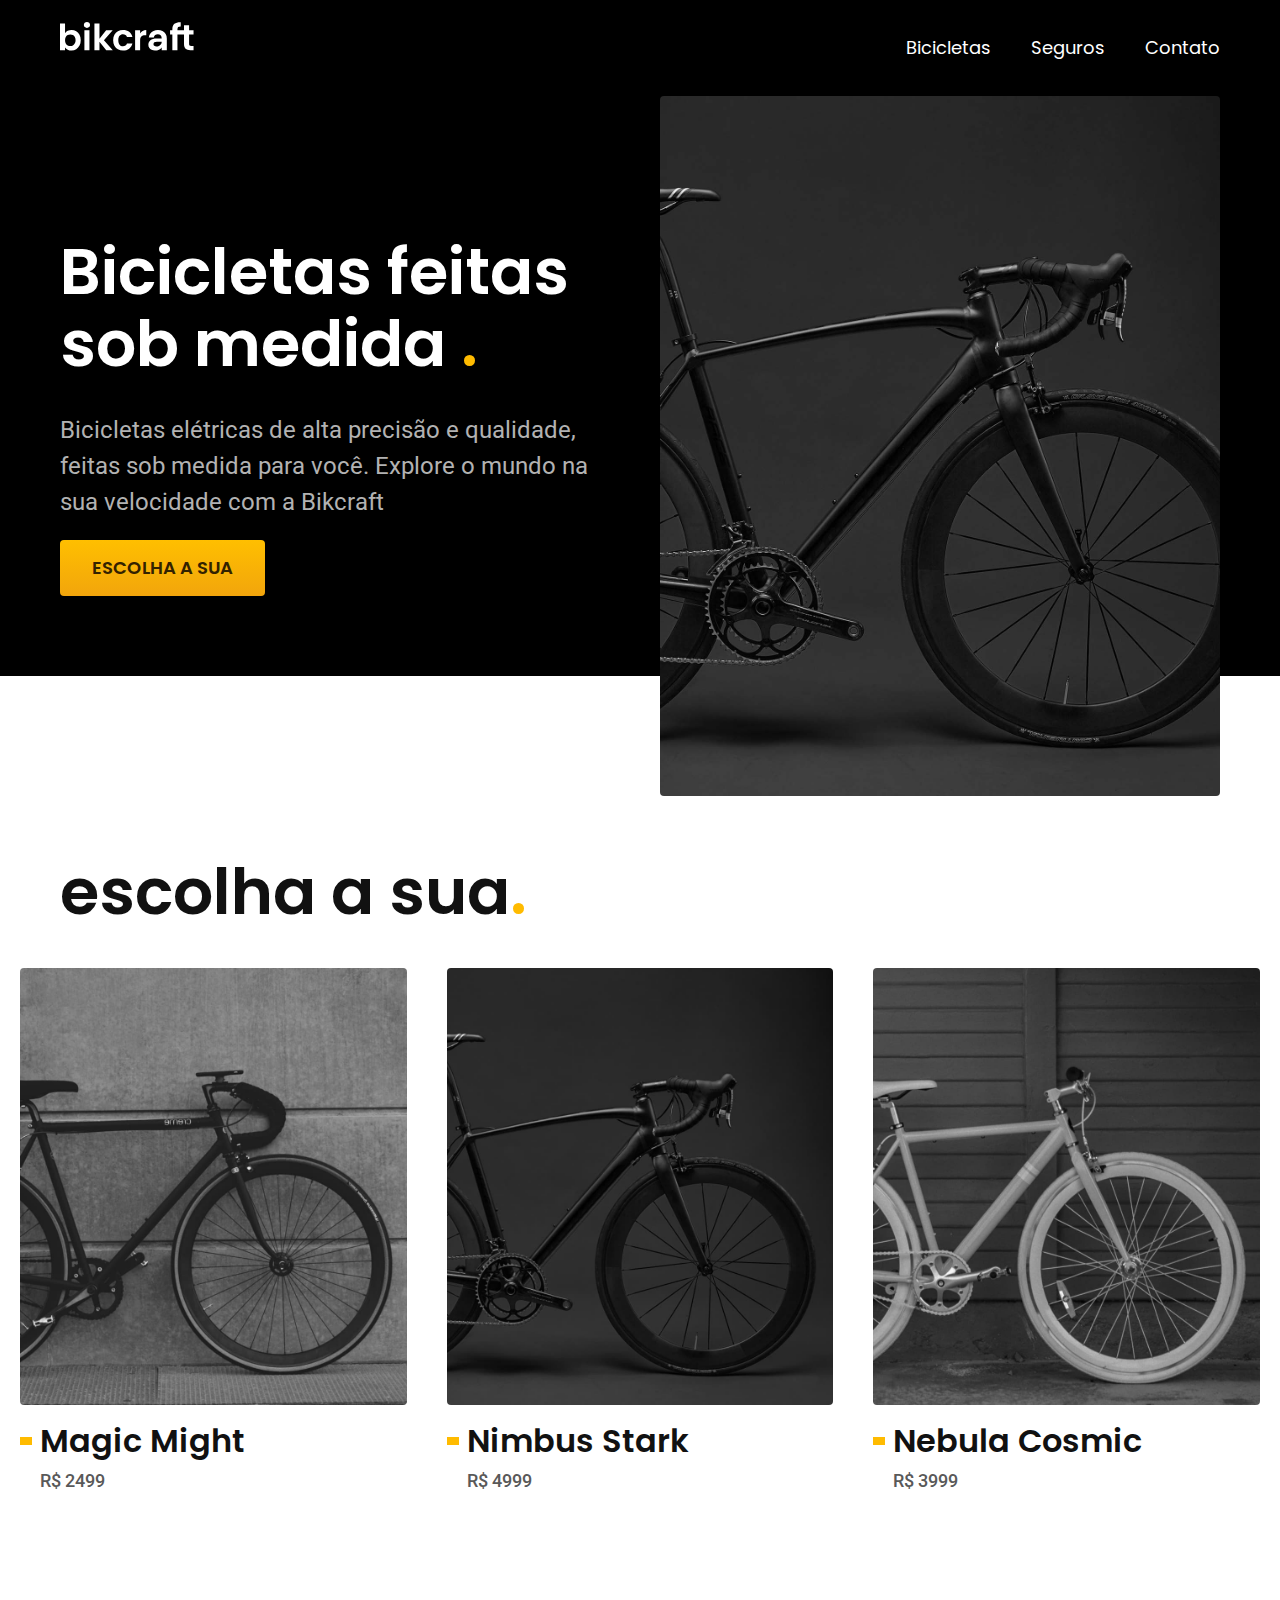
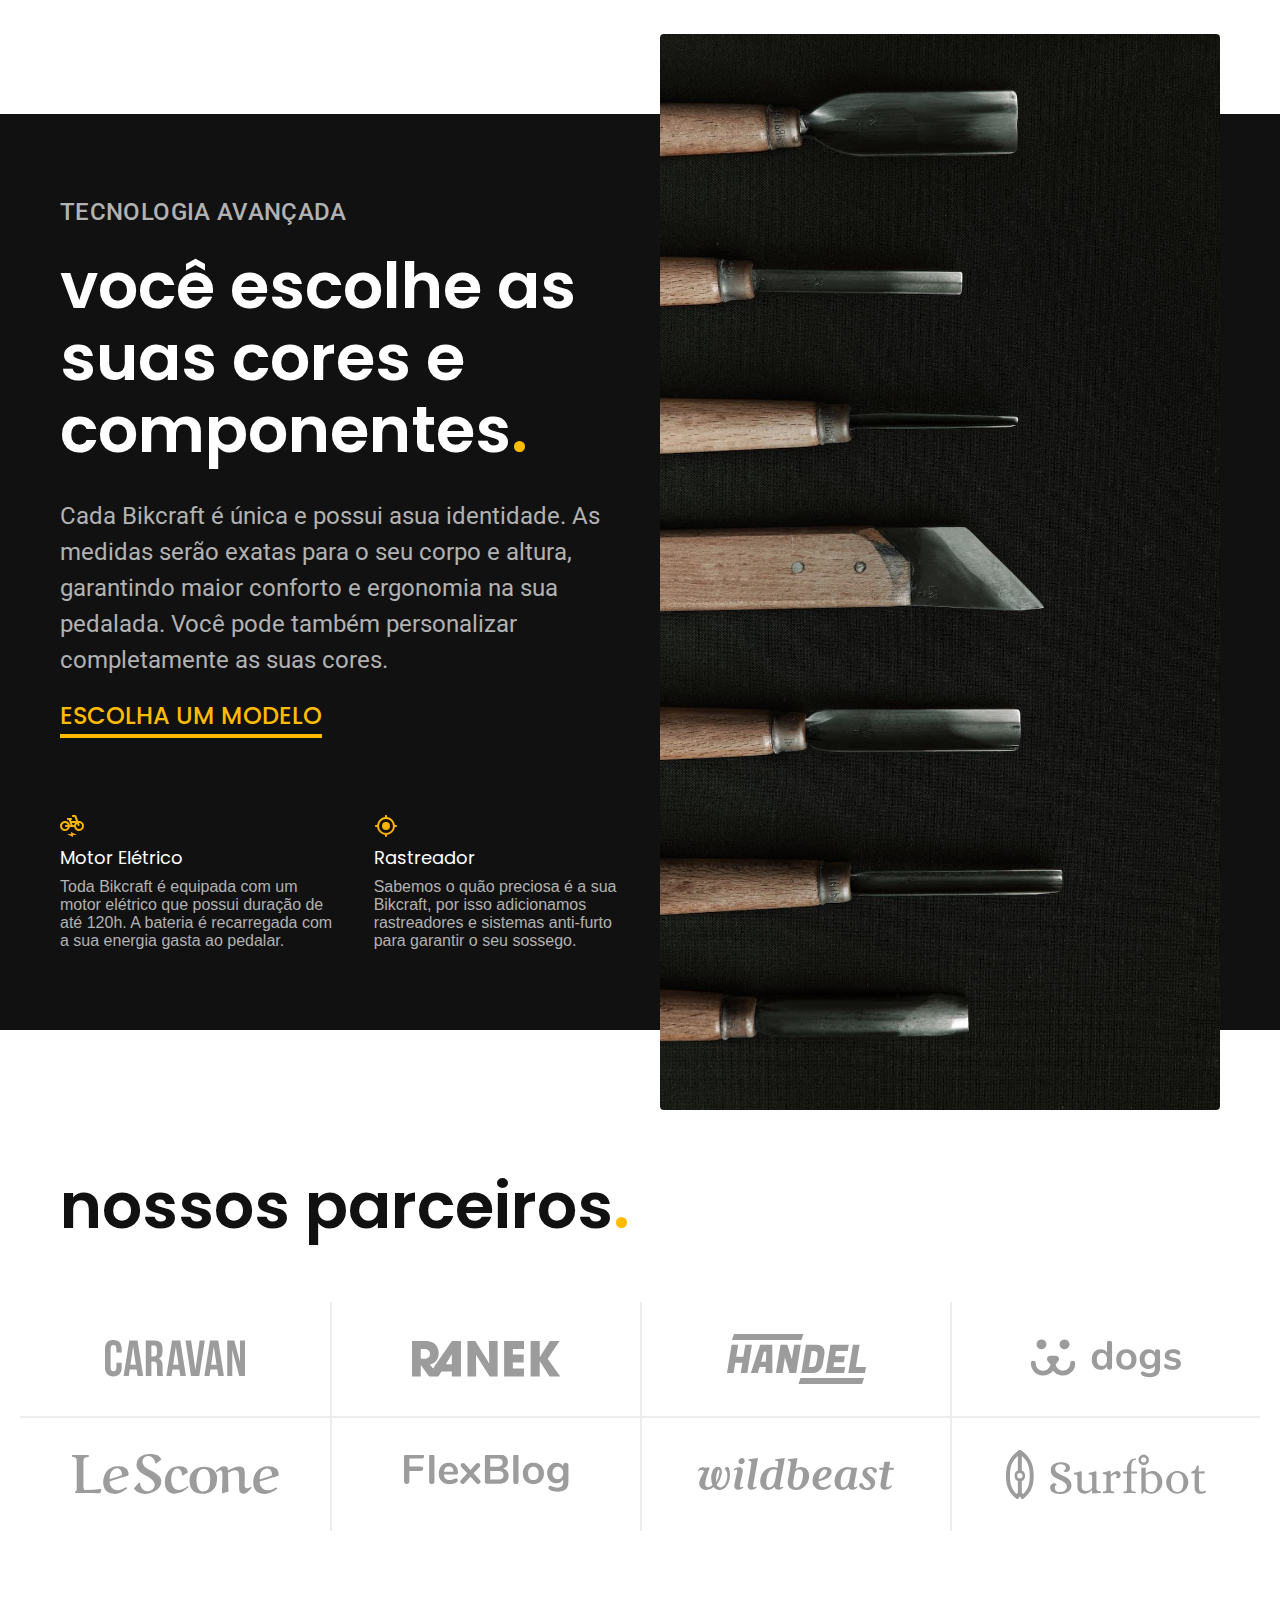
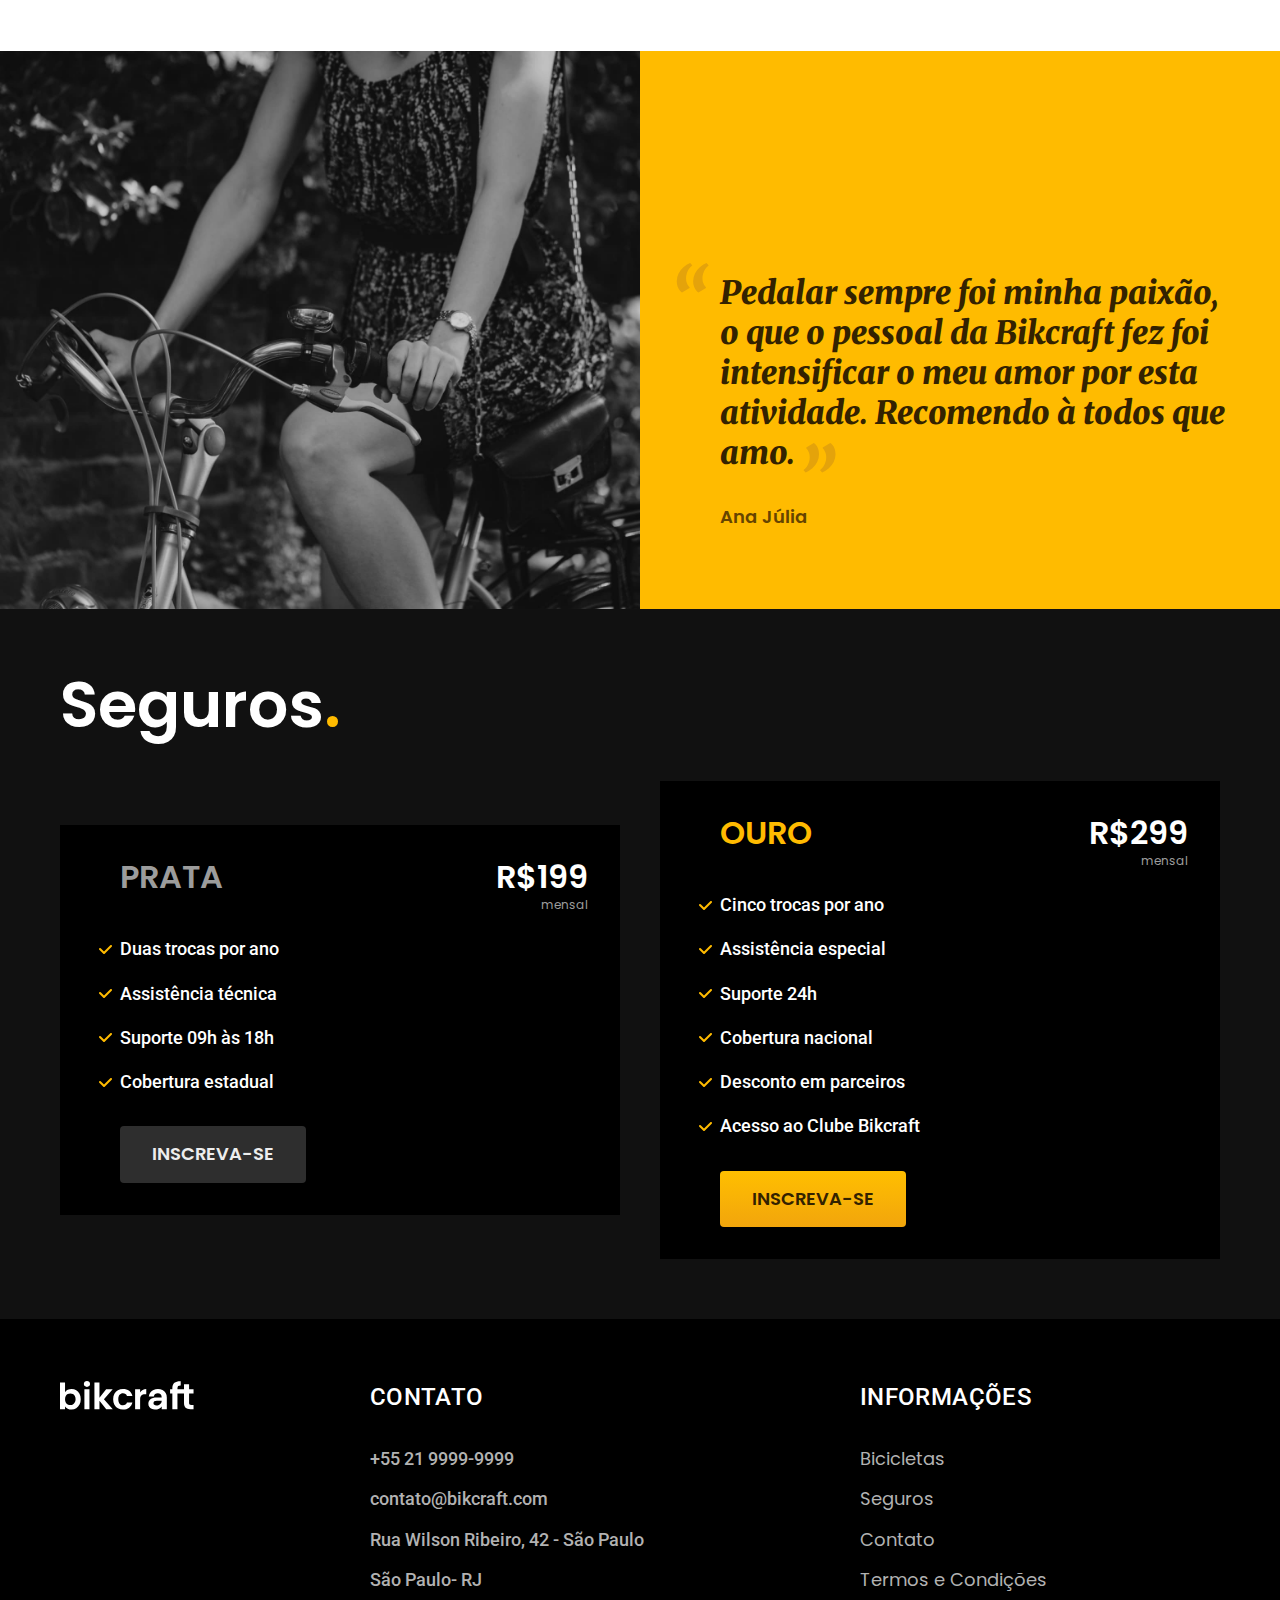
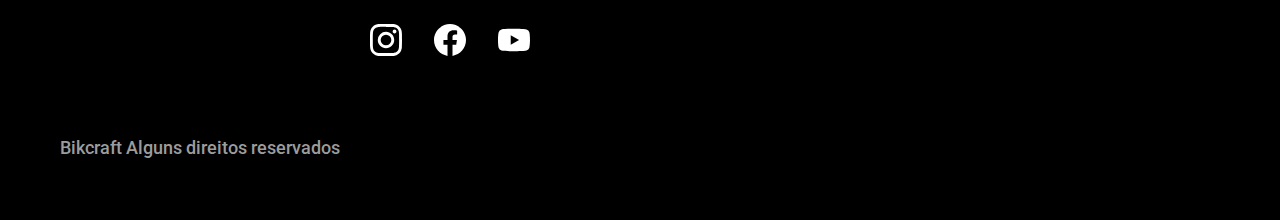
<file: index.html>
<!DOCTYPE html>
<html lang="pt-br">

<head>
    <meta charset="UTF-8">
    <meta name="viewport" content="width=device-width, initial-scale=1.0">
    <title>Bikcraft - Bicicletas Elétricas</title>
    <meta name="description"
        content="Bicicletas elétricas de alta precisão e qualidade,  feitas sob medida para o cliente. Explore o mundo na sua velocidade com a Bikcraft.">

    <link rel="preload" href="./css/style.css" as="style">
    <link rel="stylesheet" href="./css/style.css">

    <link rel="preconnect" href="https://fonts.googleapis.com">
<link rel="preconnect" href="https://fonts.gstatic.com" crossorigin>
<link href="https://fonts.googleapis.com/css2?family=Merriweather:ital,wght@0,300;0,400;0,700;0,900;1,300;1,400;1,700;1,900&family=Poppins:ital,wght@0,100;0,200;0,300;0,400;0,500;0,600;0,700;0,800;0,900;1,100;1,200;1,300;1,400;1,500;1,600;1,700;1,800;1,900&family=Roboto:ital,wght@0,100;0,300;0,400;0,500;0,700;0,900;1,100;1,300;1,400;1,500;1,700;1,900&display=swap" rel="stylesheet">

</head>

<body>
    <header class="header-bg">
        <div class="header container">
            <a href="./">
                <img src="./img/bikcraft.svg" alt="Bikcraft">
            </a>

            <nav aria-label="primaria">
                <ul class="header-menu font-1-m cor-0">
                    <li><a href="./bicicletas.html">Bicicletas</a></li>
                    <li><a href="./seguros.html">Seguros</a></li>
                    <li><a href="./contato.html">Contato</a></li>
                </ul>
        </div>
        </nav>
    </header>

    <main class="introducao-bg">
        <div class=" container introducao">
            <div class="introducao-conteudo">
                <h1 class="font-1-xxl cor-0">Bicicletas feitas sob medida <span class="cor-p1">.</span></h1>
                <p class="font-2-l cor-5">Bicicletas elétricas de alta precisão e qualidade, feitas sob medida para você. Explore o mundo na
                    sua velocidade com a Bikcraft</p>
                <a class="botao" href="./bicicletas.html">Escolha a sua</a>
            </div>
            <div>
                <img src="./img/fotos/introducao.jpg" alt="Bicicleta elétrica preta">
            </div>

        </div>
    </main>

    <article class="bicicletas-lista">
        <h2 class="container font-1-xxl ">escolha a sua<span class="cor-p1">.</span></h2>

        <ul>
        
            <li>
               <a href="./bicicletas/magic.html">
                <img src="./img/bicicletas/magic-home.jpg" alt="Bicicleta preta">
                <h3 class="font-1-xl">Magic Might</h3>
                <span class="font-2-m cor-8">R$ 2499</span>
               </a> 
               
            </li>

            <li>
                <a href="./bicicletas/nimbus.html">
                 <img src="./img/bicicletas/nimbus-home.jpg" alt="Bicicleta preta">
                 <h3 class="font-1-xl">Nimbus Stark</h3>
                 <span class="font-2-m cor-8">R$ 4999</span>
                </a> 
                
             </li>

             <li>
                <a href="./bicicletas/nebula.html">
                 <img src="./img/bicicletas/nebula-home.jpg" alt="Bicicleta preta">
                 <h3 class="font-1-xl">Nebula Cosmic</h3>
                 <span class="font-2-m cor-8">R$ 3999</span>
                </a> 
                
             </li>
        </ul>
    </article>
    
    <article class="tecnologia-bg">
        <div class="tecnologia container">
            <div class="tecnologia-conteudo">
                <span class="font-2-l-b cor-5">Tecnologia Avançada</span>
                <h2 class="font-1-xxl cor-0">você escolhe as suas cores e componentes<span class="cor-p1">.</span></h2>
                <p class="font-2-l cor-5">Cada Bikcraft é única e possui asua identidade. As medidas serão exatas para o seu corpo e altura, garantindo maior conforto e ergonomia na sua pedalada. Você pode também personalizar completamente as suas cores.</p>
                <a class="link" href="./bicicletas.html">Escolha um modelo</a>

                <div class="tecnologia-vantagens">
                    <div>
                    <img src="./img/icones/eletrica.svg" alt=""> 
                    <h3 class="font-1-m cor-0">Motor Elétrico</h3>
                    <p class=".font-2-s cor-5">Toda Bikcraft é equipada com um motor elétrico que possui duração de até 120h. A bateria é recarregada com a sua energia gasta ao pedalar.</p>
                    </div>
                    <div>
                    <img src="./img/icones/rastreador.svg" alt=""> 
                    <h3 class="font-1-m cor-0">Rastreador</h3>
                    <p class=".font-2-s cor-5">Sabemos o quão preciosa é a sua Bikcraft, por isso adicionamos rastreadores e sistemas anti-furto para garantir o seu sossego.</p>
                    </div>
                </div>    
            </div>

            <div class="tecnologia-imagem">
                <img src="./img/fotos/tecnologia.jpg" alt="">
            </div>

        </div>
    </article>

    <section class="parceiros" aria-label="Nossos Parceiros">
        <h2 class="container font-1-xxl ">nossos parceiros<span class="cor-p1">.</span></h2>

        <ul>
            <li><img src="./img/parceiros/caravan.svg" alt="caravan"></li>
            <li><img src="./img/parceiros/ranek.svg" alt="ranek.svg"></li>
            <li><img src="./img/parceiros/handel.svg" alt="handel.svg"></li>
            <li><img src="./img/parceiros/dogs.svg" alt="dogs.svg"></li>
            <li><img src="./img/parceiros/lescone.svg" alt="lescone.svg"></li>
            <li><img src="./img/parceiros/flexblog.svg" alt="flexblog.svg"></li>
            <li><img src="./img/parceiros/wildbeast.svg" alt="wildbeast.svg"></li>
            <li><img src="./img/parceiros/surfbot.svg" alt="surfbot.svg"></li>
        </ul>
    </section>

    <section class="depoimento" aria-label="Depoimento">
        <div>
            <img src="./img/fotos/depoimento.jpg" alt="Pessoa pedalando uma bicicleta">
        </div>
        <div class="depoimento-conteudo">
            <blockquote class="font-1-xl cor-p5">
                <p>
                    Pedalar sempre foi minha paixão, o que o pessoal da Bikcraft fez foi intensificar o meu amor por esta atividade. Recomendo à todos que amo.
                </p>
            </blockquote>
            <span class="font-1-m-b cor-p4">Ana Júlia</span>
        </div>
    </section>

    <article class="seguros-bg">
        <div class="seguros container">
            <h2 class="font-1-xxl cor-0">Seguros<span class="cor-p1">.</span></h2>
            <div class="seguros-item">
                <h3 class="font-1-xl cor-6">PRATA</h3>
                <span class="font-1-xl cor-0">R$199 <span class="font-1-xs cor-6">mensal</span></span>

                <ul class="font-2-m cor-0">
                    <li>Duas trocas por ano</li>
                    <li>Assistência técnica</li>
                    <li>Suporte 09h às 18h</li>
                    <li>Cobertura estadual</li>
                </ul>
                <a class="botao secundario" href="./orçamento.html">Inscreva-se</a>
            </div>

            <div class="seguros-item">
                <h3 class="font-1-xl cor-p1">OURO</h3>
                <span class="font-1-xl cor-0">R$299 <span class="font-1-xs cor-6">mensal</span></span>

                <ul class="font-2-m cor-0">
                    <li>Cinco trocas por ano</li>
                    <li>Assistência especial</li>
                    <li>Suporte 24h</li>
                    <li>Cobertura nacional</li>
                    <li>Desconto em parceiros</li>
                    <li>Acesso ao Clube Bikcraft</li>
                </ul>
                <a class="botao " href="./orçamento.html">Inscreva-se</a>
            </div>

        </div>
    </article>

    <footer class="footer-bg">
        <div class="footer container">
            <img src="./img/bikcraft.svg" alt="logo bikcraft">
            <div class="footer-contato">
                <h3 class="font-2-l-b cor-0">Contato</h3>
                <ul class="font-2-m cor-5">
                    <li><a href="tel: +552199999999">+55 21 9999-9999</a></li>
                    <li><a href="mailto:contato@bikcraft.com">contato@bikcraft.com</a></li>
                    <li>Rua Wilson Ribeiro, 42 - São Paulo</li>
                    <li>São Paulo- RJ</li>
                </ul>

                <div class="footer-redes">
                    <a href="./">
                        <img src="./img/redes/instagram.svg" alt="Instagram">
                    </a>
                    <a href="./">
                        <img src="./img/redes/facebook.svg" alt="Facebook">
                    </a>
                    <a href="./">
                        <img src="./img/redes/youtube.svg" alt="Youtube">
                    </a>
                   
                </div>
            </div>
            <div class="footer-informacoes">
                <h3 class="font-2-l-b cor-0">Informações</h3>
                <nav>
                    <ul class="font-1-m cor-5">
                        <li><a href="./bicicletas.html">Bicicletas</a></li>
                        <li><a href="./seguros.html">Seguros</a></li>
                        <li><a href="./contato.html">Contato</a></li>
                        <li><a href="./termos.html">Termos e Condições</a></li>
                    </ul>
                </nav>
            </div>
            <p class="footer-copy font-2-m cor-6">Bikcraft Alguns direitos reservados</p>
        </div>

    </footer>

    <script src="./js/script.js"></script>

</body>

</html>
</file>
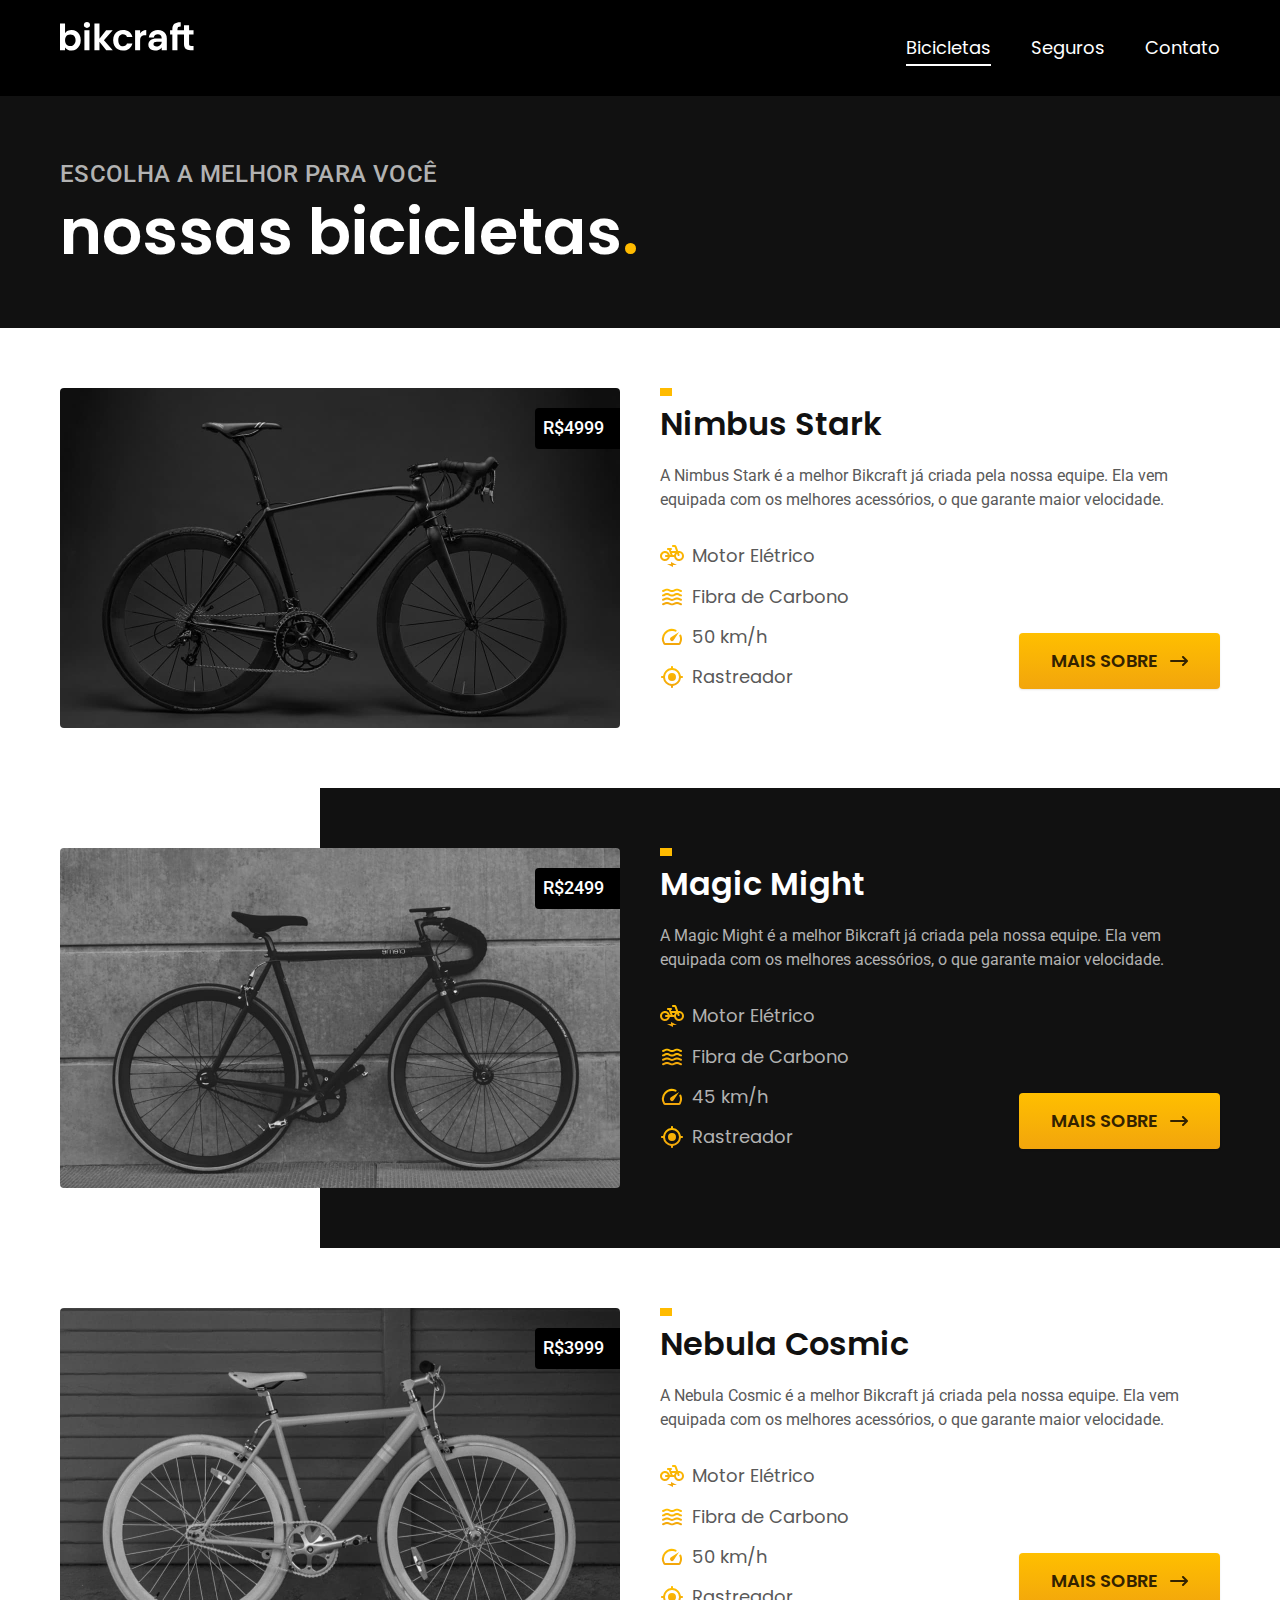
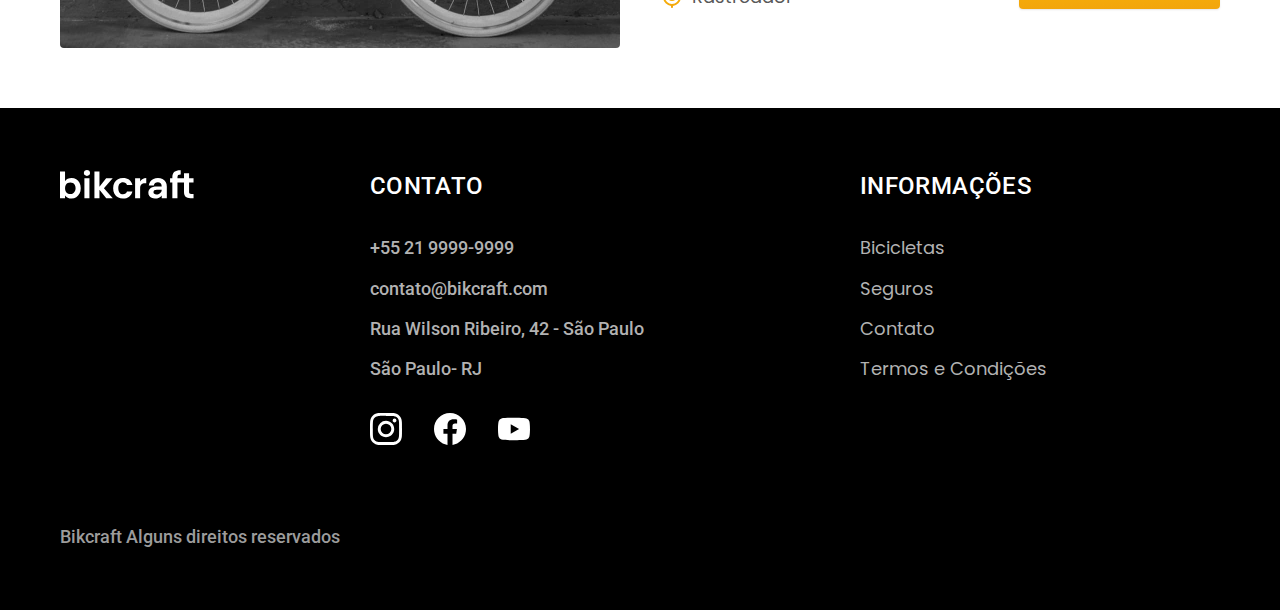
<file: bicicletas.html>
<!DOCTYPE html>
<html lang="pt-br">

<head>
    <meta charset="UTF-8">
    <meta name="viewport" content="width=device-width, initial-scale=1.0">
    <title>Bicicletas | Bikcraft</title>
    <meta name="description"
        content="Termos e condições ">

    <link rel="preload" href="./css/style.css" as="style">
    <link rel="stylesheet" href="./css/style.css">

    <link rel="preconnect" href="https://fonts.googleapis.com">
<link rel="preconnect" href="https://fonts.gstatic.com" crossorigin>
<link href="https://fonts.googleapis.com/css2?family=Merriweather:ital,wght@0,300;0,400;0,700;0,900;1,300;1,400;1,700;1,900&family=Poppins:ital,wght@0,100;0,200;0,300;0,400;0,500;0,600;0,700;0,800;0,900;1,100;1,200;1,300;1,400;1,500;1,600;1,700;1,800;1,900&family=Roboto:ital,wght@0,100;0,300;0,400;0,500;0,700;0,900;1,100;1,300;1,400;1,500;1,700;1,900&display=swap" rel="stylesheet">

</head>

<body id="bicicletas">
    <header class="header-bg">
        <div class="header container">
            <a href="./">
                <img src="./img/bikcraft.svg" alt="Bikcraft">
            </a>

            <nav aria-label="primaria">
                <ul class="header-menu font-1-m cor-0">
                    <li><a href="./bicicletas.html">Bicicletas</a></li>
                    <li><a href="./seguros.html">Seguros</a></li>
                    <li><a href="./contato.html">Contato</a></li>
                </ul>
        </div>
        </nav>
    </header>

    <main>
        <div class="titulo-bg">
            <div class="titulo container">
                <p class="font-2-l-b cor-5">escolha a melhor para você</p>
                <h1 class="font-1-xxl cor-0">nossas bicicletas<span class="cor-p1">.</span></h1>
            </div>
        </div>

        
        <div class="bicicletas container">
                <div class="bicicletas-imagem">
                    <img src="./img/bicicletas/nimbus.jpg" alt="bicicleta preta">
                    <span class="font-2-m cor-0">R$4999</span>
                </div>

                <div class="bicicletas-conteudo">
                    <h2 class="font-1-xl">Nimbus Stark</h2>
                    <p class="font-2-s cor-8">A Nimbus Stark é a melhor Bikcraft já criada pela nossa equipe. Ela vem equipada com os melhores acessórios, o que garante maior velocidade.</p>

                    <ul class="font-1-m cor-8">
                        <li><img src="./img/icones/eletrica.svg" alt="">
                        Motor Elétrico
                        </li>

                        <li><img src="./img/icones/carbono.svg" alt="">
                        Fibra de Carbono
                        </li>

                        <li><img src="./img/icones/velocidade.svg" alt="">
                        50 km/h
                        </li>

                        <li><img src="./img/icones/rastreador.svg" alt="">
                        Rastreador
                        </li>
                    </ul>

                    <a class="botao seta" href="./bicicletas/nimbus.html">Mais Sobre</a>
                </div>
        </div>
        

        <div class="bicicletas-bg">
            <div class="bicicletas container">
                <div class="bicicletas-imagem">
                    <img src="./img/bicicletas/magic.jpg" alt="bicicleta preta">
                    <span class="font-2-m cor-0">R$2499</span>
                </div>

                <div class="bicicletas-conteudo">
                    <h2 class="font-1-xl cor-0">Magic Might</h2>
                    <p class="font-2-s cor-5">A Magic Might é a melhor Bikcraft já criada pela nossa equipe. Ela vem equipada com os melhores acessórios, o que garante maior velocidade.</p>

                    <ul class="font-1-m cor-5">
                        <li><img src="./img/icones/eletrica.svg" alt="">
                        Motor Elétrico
                        </li>

                        <li><img src="./img/icones/carbono.svg" alt="">
                        Fibra de Carbono
                        </li>

                        <li><img src="./img/icones/velocidade.svg" alt="">
                        45 km/h
                        </li>

                        <li><img src="./img/icones/rastreador.svg" alt="">
                        Rastreador
                        </li>
                    </ul>

                    <a class="botao seta" href="./bicicletas/magic.html">Mais Sobre</a>
                </div>
            </div>
        </div>

        
        <div class="bicicletas container">
                <div class="bicicletas-imagem">
                    <img src="./img/bicicletas/nebula.jpg" alt="bicicleta preta">
                    <span class="font-2-m cor-0">R$3999</span>
                </div>

                <div class="bicicletas-conteudo">
                    <h2 class="font-1-xl">Nebula Cosmic</h2>
                    <p class="font-2-s cor-8">A Nebula Cosmic é a melhor Bikcraft já criada pela nossa equipe. Ela vem equipada com os melhores acessórios, o que garante maior velocidade.</p>

                    <ul class="font-1-m cor-8">
                        <li><img src="./img/icones/eletrica.svg" alt="">
                        Motor Elétrico
                        </li>

                        <li><img src="./img/icones/carbono.svg" alt="">
                        Fibra de Carbono
                        </li>

                        <li><img src="./img/icones/velocidade.svg" alt="">
                        50 km/h
                        </li>

                        <li><img src="./img/icones/rastreador.svg" alt="">
                        Rastreador
                        </li>
                    </ul>

                    <a class="botao seta" href="./bicicletas/nebula.html">Mais Sobre</a>
                </div>
        </div>
        
       
    </main>

    <footer class="footer-bg">
        <div class="footer container">
            <img src="./img/bikcraft.svg" alt="logo bikcraft">
            <div class="footer-contato">
                <h3 class="font-2-l-b cor-0">Contato</h3>
                <ul class="font-2-m cor-5">
                    <li><a href="tel: +552199999999">+55 21 9999-9999</a></li>
                    <li><a href="mailto:contato@bikcraft.com">contato@bikcraft.com</a></li>
                    <li>Rua Wilson Ribeiro, 42 - São Paulo</li>
                    <li>São Paulo- RJ</li>
                </ul>

                <div class="footer-redes">
                    <a href="./">
                        <img src="./img/redes/instagram.svg" alt="Instagram">
                    </a>
                    <a href="./">
                        <img src="./img/redes/facebook.svg" alt="Facebook">
                    </a>
                    <a href="./">
                        <img src="./img/redes/youtube.svg" alt="Youtube">
                    </a>
                   
                </div>
            </div>
            <div class="footer-informacoes">
                <h3 class="font-2-l-b cor-0">Informações</h3>
                <nav>
                    <ul class="font-1-m cor-5">
                        <li><a href="./bicicletas.html">Bicicletas</a></li>
                        <li><a href="./seguros.html">Seguros</a></li>
                        <li><a href="./contato.html">Contato</a></li>
                        <li><a href="./termos.html">Termos e Condições</a></li>
                    </ul>
                </nav>
            </div>
            <p class="footer-copy font-2-m cor-6">Bikcraft Alguns direitos reservados</p>
        </div>

    </footer>

    <script src="./js/script.js"></script>

</body>

</html>
</file>
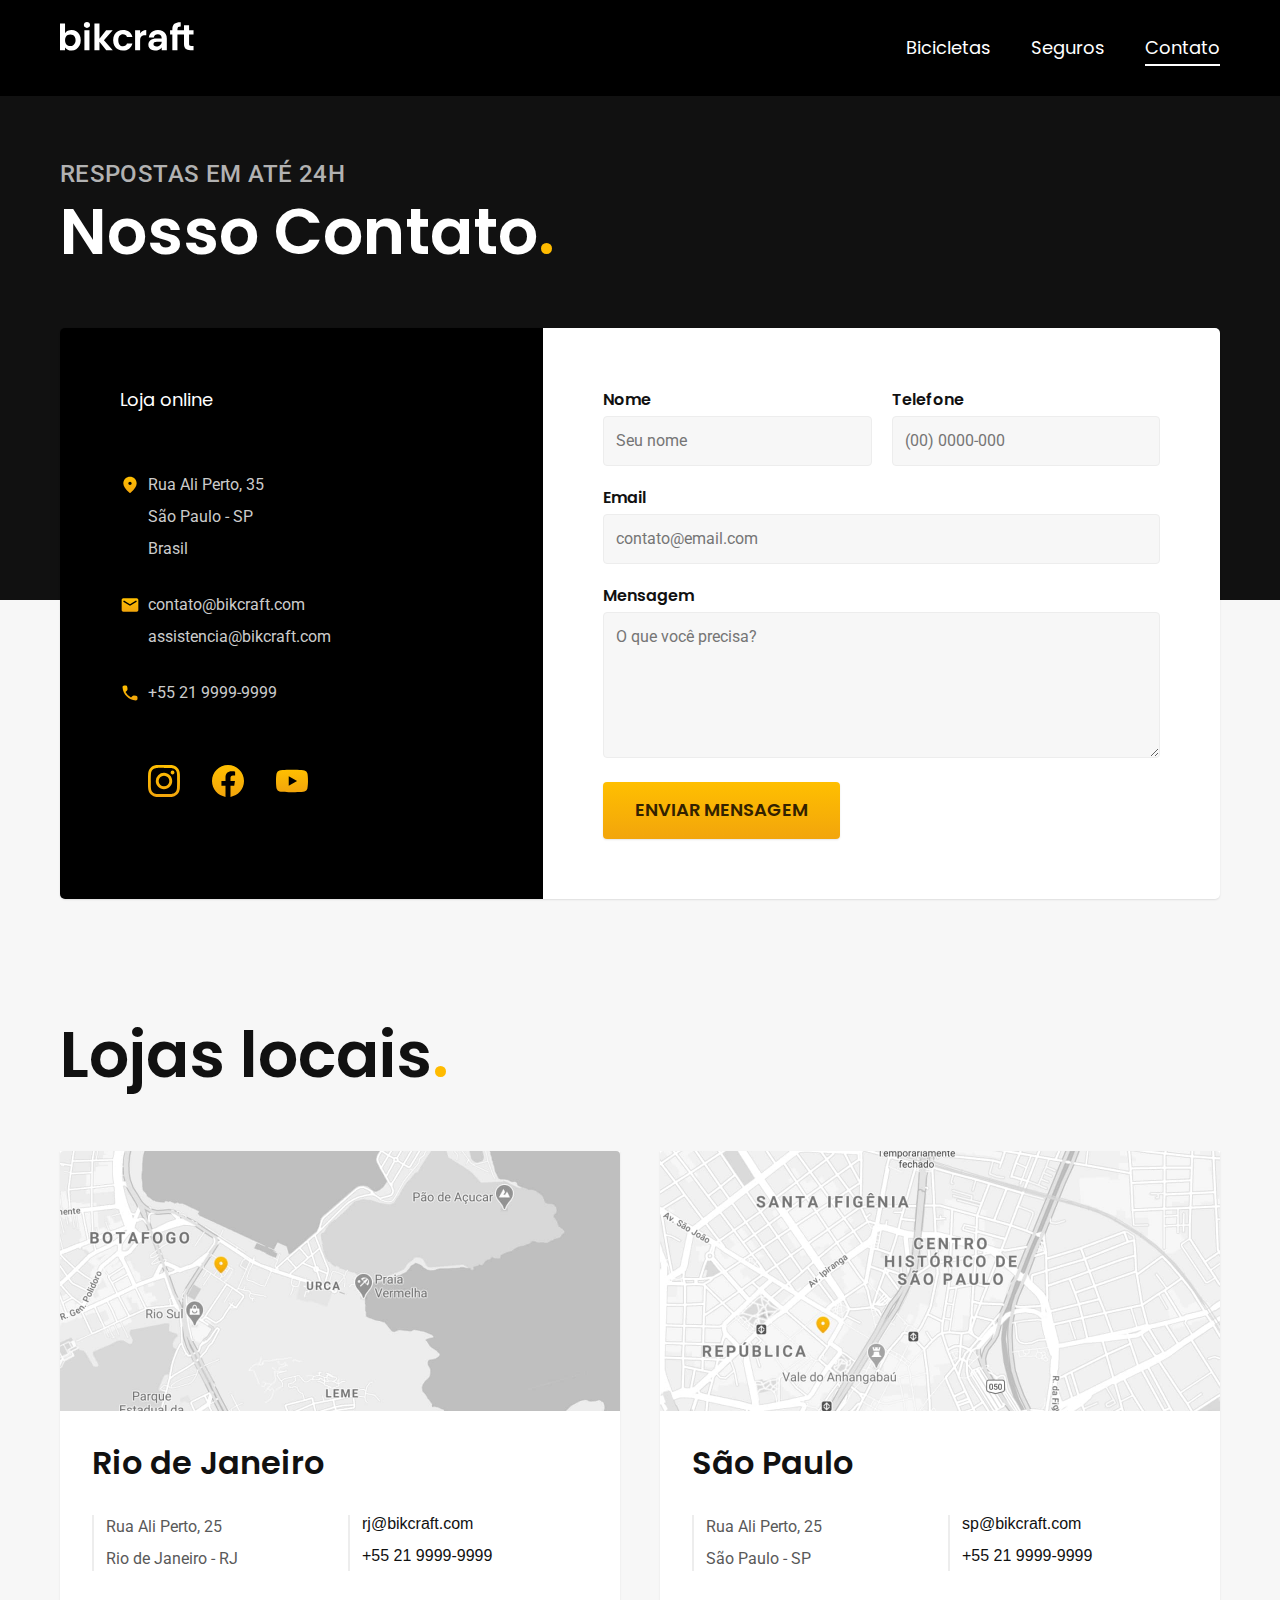
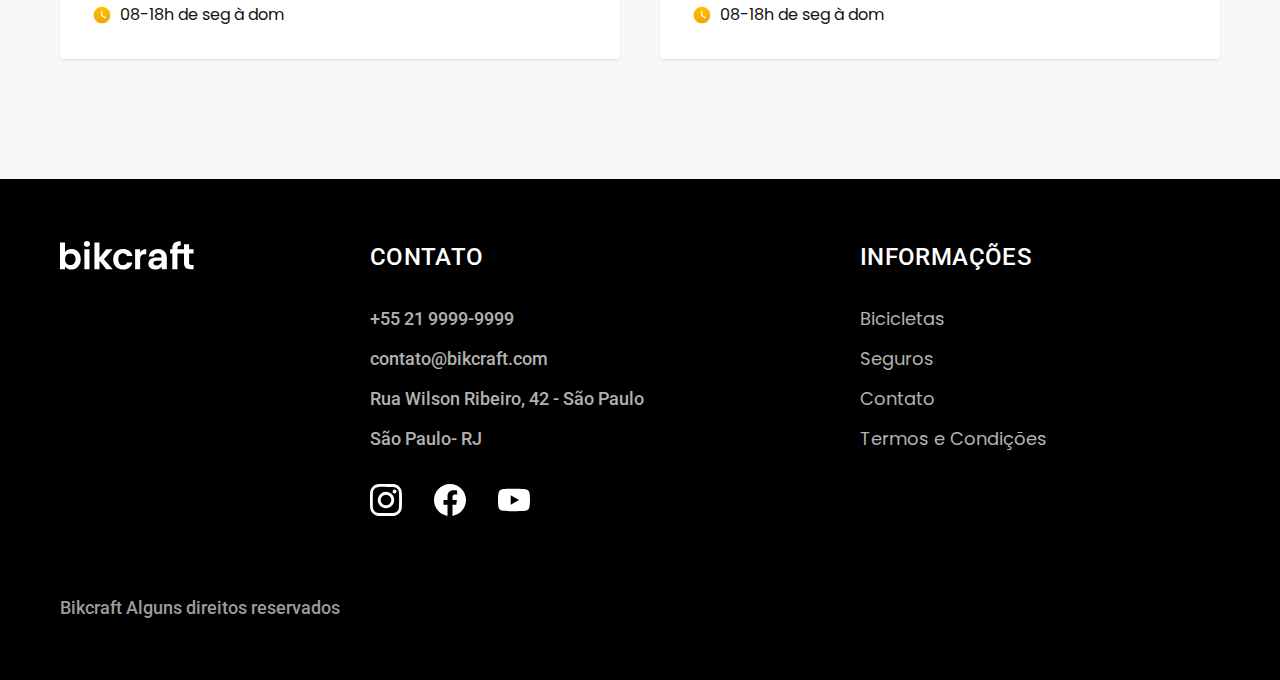
<file: contato.html>
<!DOCTYPE html>
<html lang="pt-br">

<head>
    <meta charset="UTF-8">
    <meta name="viewport" content="width=device-width, initial-scale=1.0">
    <title>Contato | Bikcraft</title>
    <meta name="description"
        content="contato ">
        
    <link rel="preload" href="./css/style.css" as="style">
    <link rel="stylesheet" href="./css/style.css">

    <link rel="preconnect" href="https://fonts.googleapis.com">
<link rel="preconnect" href="https://fonts.gstatic.com" crossorigin>
<link href="https://fonts.googleapis.com/css2?family=Merriweather:ital,wght@0,300;0,400;0,700;0,900;1,300;1,400;1,700;1,900&family=Poppins:ital,wght@0,100;0,200;0,300;0,400;0,500;0,600;0,700;0,800;0,900;1,100;1,200;1,300;1,400;1,500;1,600;1,700;1,800;1,900&family=Roboto:ital,wght@0,100;0,300;0,400;0,500;0,700;0,900;1,100;1,300;1,400;1,500;1,700;1,900&display=swap" rel="stylesheet">

</head>

<body id="contato">
    <header class="header-bg">
        <div class="header container">
            <a href="./">
                <img src="./img/bikcraft.svg" alt="Bikcraft">
            </a>

            <nav aria-label="primaria">
                <ul class="header-menu font-1-m cor-0">
                    <li><a href="./bicicletas.html">Bicicletas</a></li>
                    <li><a href="./seguros.html">Seguros</a></li>
                    <li><a href="./contato.html">Contato</a></li>
                </ul>
        </div>
        </nav>
    </header>

     <main>
        <div class="titulo-bg">
            <div class="titulo container">
                <p class="font-2-l-b cor-5">Respostas em até 24h</p>
                <h1 class="font-1-xxl cor-0">Nosso Contato<span class="cor-p1">.</span></h1>
            </div>
        </div>

        <div class="contato container">
            <section class="contato-dados" aria-label="Endereço">
                <h2 class="font-1-m cor-0">Loja online</h2>
                <div class="contato-endereço font-2-s cor-4">
                    <p>Rua Ali Perto, 35</p>
                    <p>São Paulo - SP</p>
                    <p>Brasil</p>
                </div>
                <address class="contato-meios font-2-s cor-4">
                    <a href="mailto:contato@bikcraft.com">contato@bikcraft.com</a>
                    <a href="mailto:assistencia@bikcraft.com">assistencia@bikcraft.com</a>
                    <a href="tel: +552199999999">+55 21 9999-9999</a>
                </address>
                <div class="contato-redes">
                    <a href="./">
                        <img src="./img/redes/instagram-p.svg" alt="Instagram">
                    </a>
                    <a href="./">
                        <img src="./img/redes/facebook-p.svg" alt="Facebook">
                    </a>
                    <a href="./">
                        <img src="./img/redes/youtube-p.svg" alt="Youtube">
                    </a>
                </div>
            </section>
            <section class="contato-formulario " aria-label="Formulário">
                <form class="form" action="./contato.html">
                    <div>
                        <label for="nome">Nome</label>
                        <input type="text" id="nome" name="nome" placeholder="Seu nome">
                    </div>
                    <div>
                        <label for="telefone">Telefone</label>
                        <input type="text" id="telefone" name="telefone" placeholder="(00) 0000-000">
                    </div>
                    <div class="col-2">
                        <label for="email">Email</label>
                        <input type="email" id="email" name="email" placeholder="contato@email.com">
                    </div>
                    <div class="col-2">
                        <label for="mensagem">Mensagem</label>
                        <textarea rows="5" id="mensagem" name="mensagem" placeholder="O que você precisa?" ></textarea>
                        <button class="botao col-2">Enviar mensagem</button>
                    </div>
                </form>
            </section>
        </div>
    </main>

    <article class="lojas container">
        <h2 class="font-1-xxl">Lojas locais<span class="cor-p1">.</span></h2>
        <div class="lojas-item">
            <img src="./img/lojas/rj.jpg" alt="">
            <div class="lojas-conteudo">
                <h3 class="font-1-xl">Rio de Janeiro</h3>
                <div class="lojas-dados font-2-s cor-8">
                    <p>Rua Ali Perto, 25</p>
                    <p>Rio de Janeiro - RJ</p>
                </div>
                <div class="lojas-dados">
                    <a href="mailto:rj@bikcraft.com">rj@bikcraft.com</a>
                    <a href="tel: +552199999999">+55 21 9999-9999</a>
                </div>
                <p class="lojas-tempo font-1-s"><img src="./img/icones/horario.svg" alt="">08-18h de seg à dom</p>
            </div>
        </div>

        <div class="lojas-item">
            <img src="./img/lojas/sp.jpg" alt="">
            <div class="lojas-conteudo">
                <h3 class="font-1-xl">São Paulo</h3>

                <div class="lojas-dados font-2-s cor-8">
                    <p>Rua Ali Perto, 25</p>
                    <p>São Paulo - SP</p>
                </div>
                <div class="lojas-dados">
                    <a href="mailto:sp@bikcraft.com">sp@bikcraft.com</a>
                    <a href="tel: +551199999999">+55 21 9999-9999</a>
                </div>
                <p class="lojas-tempo font-1-s"><img src="./img/icones/horario.svg" alt="">08-18h de seg à dom</p>
            </div>
        </div>
    </article>

    <footer class="footer-bg">
        <div class="footer container">
            <img src="./img/bikcraft.svg" alt="logo bikcraft">
            <div class="footer-contato">
                <h3 class="font-2-l-b cor-0">Contato</h3>
                <ul class="font-2-m cor-5">
                    <li><a href="tel: +552199999999">+55 21 9999-9999</a></li>
                    <li><a href="mailto:contato@bikcraft.com">contato@bikcraft.com</a></li>
                    <li>Rua Wilson Ribeiro, 42 - São Paulo</li>
                    <li>São Paulo- RJ</li>
                </ul>

                <div class="footer-redes">
                    <a href="./">
                        <img src="./img/redes/instagram.svg" alt="Instagram">
                    </a>
                    <a href="./">
                        <img src="./img/redes/facebook.svg" alt="Facebook">
                    </a>
                    <a href="./">
                        <img src="./img/redes/youtube.svg" alt="Youtube">
                    </a>
                   
                </div>
            </div>
            <div class="footer-informacoes">
                <h3 class="font-2-l-b cor-0">Informações</h3>
                <nav>
                    <ul class="font-1-m cor-5">
                        <li><a href="./bicicletas.html">Bicicletas</a></li>
                        <li><a href="./seguros.html">Seguros</a></li>
                        <li><a href="./contato.html">Contato</a></li>
                        <li><a href="./termos.html">Termos e Condições</a></li>
                    </ul>
                </nav>
            </div>
            <p class="footer-copy font-2-m cor-6">Bikcraft Alguns direitos reservados</p>
        </div>

    </footer>

    <script src="./js/script.js"></script>

</body>

</html>
</file>
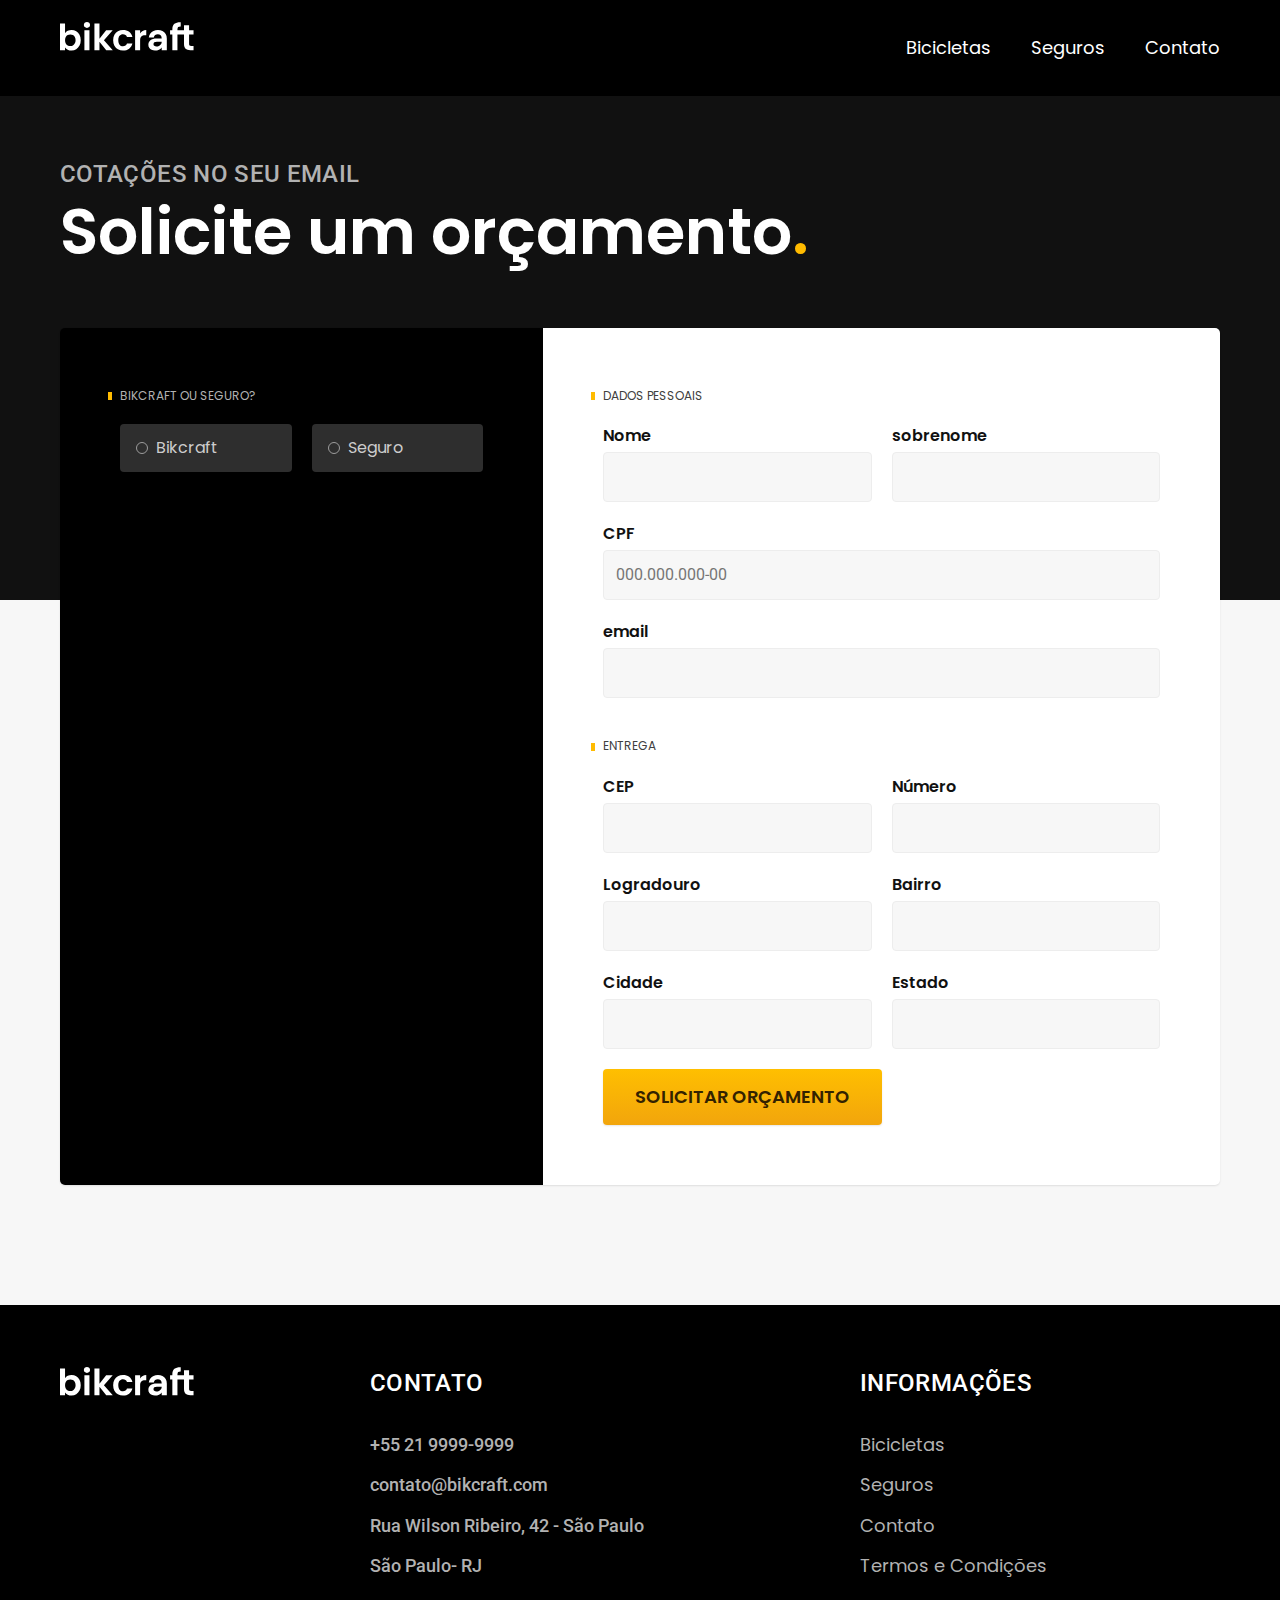
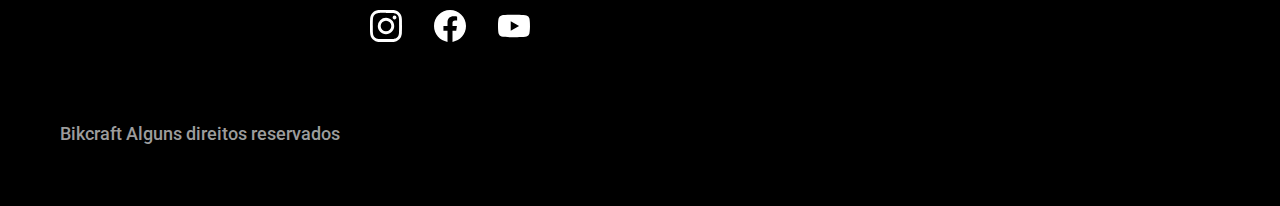
<file: orcamento.html>
<!DOCTYPE html>
<html lang="pt-br">

<head>
    <meta charset="UTF-8">
    <meta name="viewport" content="width=device-width, initial-scale=1.0">
    <title>Orçamento | Bikcraft</title>
    <meta name="description"
        content="Orçamento ">
    
    <link rel="preload" href="./css/style.css" as="style">
    <link rel="stylesheet" href="./css/style.css">

    <link rel="preconnect" href="https://fonts.googleapis.com">
<link rel="preconnect" href="https://fonts.gstatic.com" crossorigin>
<link href="https://fonts.googleapis.com/css2?family=Merriweather:ital,wght@0,300;0,400;0,700;0,900;1,300;1,400;1,700;1,900&family=Poppins:ital,wght@0,100;0,200;0,300;0,400;0,500;0,600;0,700;0,800;0,900;1,100;1,200;1,300;1,400;1,500;1,600;1,700;1,800;1,900&family=Roboto:ital,wght@0,100;0,300;0,400;0,500;0,700;0,900;1,100;1,300;1,400;1,500;1,700;1,900&display=swap" rel="stylesheet">

</head>

<body id="orcamento">
    <header class="header-bg">
        <div class="header container">
            <a href="./">
                <img src="./img/bikcraft.svg" alt="Bikcraft">
            </a>

            <nav aria-label="primaria">
                <ul class="header-menu font-1-m cor-0">
                    <li><a href="./bicicletas.html">Bicicletas</a></li>
                    <li><a href="./seguros.html">Seguros</a></li>
                    <li><a href="./contato.html">Contato</a></li>
                </ul>
        </div>
        </nav>
    </header>
    <main>
        <div class="titulo-bg">
            <div class="titulo container">
                <p class="font-2-l-b cor-5">cotações no seu email</p>
                <h1 class="font-1-xxl cor-0">Solicite um orçamento<span class="cor-p1">.</span></h1>
            </div>
        </div>

        <form class="orcamento container" action="./">
            <div class="orcamento-produto">
                <h2 class="font-1-xs cor-5">Bikcraft ou Seguro?</h2>

                <input type="radio" name="tipo" value="bikcraft" id="bikcraft">
                <label for="bikcraft">Bikcraft</label>

                <input type="radio" name="tipo" value="seguro" id="seguro">
                <label for="seguro">Seguro</label>

                <div class="orcamento-conteudo" id="orcamento-bikcraft">
                    <h2 class="font-1xs cor-5">Escolha a sua</h2>

                    <input type="radio" name="produto" value="nimbus" id="nimbus">
                    <label for="nimbus">Nimbus Stark <span>R$4999</span></label>
                    <div class="orcamento-detalhes">
                        <ul class="font-1-xs cor-8">
                            <li><img src="./img/icones/eletrica.svg" alt="">Motor Elétrico</li>
                            <li><img src="./img/icones/carbono.svg" alt="">Fibra de carbono</li>
                            <li><img src="./img/icones/velocidade.svg" alt="">50 km/h</li>
                            <li><img src="./img/icones/rastreador.svg" alt="">Rastreador</li>
                        </ul>
                        <img src="./img/bicicletas/nimbus.jpg" alt="bicicleta preta">
                    </div>

                    <input type="radio" name="produto" value="magic" id="magic">
                    <label for="magic">Magic Might <span>R$2499</span></label>
                    <div class="orcamento-detalhes">
                        <ul class="font-1-xs cor-8">
                            <li><img src="./img/icones/eletrica.svg" alt="">Motor Elétrico</li>
                            <li><img src="./img/icones/carbono.svg" alt="">Fibra de carbono</li>
                            <li><img src="./img/icones/velocidade.svg" alt="">45 km/h</li>
                            <li><img src="./img/icones/rastreador.svg" alt="">Rastreador</li>
                        </ul>
                        <img src="./img/bicicletas/magic.jpg" alt="bicicleta preta">
                    </div>

                    <input type="radio" name="produto" value="nebula" id="nebula">
                    <label for="nebula">Nebula Cosmic <span>R$3999</span></label>
                    <div class="orcamento-detalhes">
                        <ul class="font-1-xs cor-8">
                            <li><img src="./img/icones/eletrica.svg" alt="">Motor Elétrico</li>
                            <li><img src="./img/icones/carbono.svg" alt="">Fibra de carbono</li>
                            <li><img src="./img/icones/velocidade.svg" alt="">40 km/h</li>
                            <li><img src="./img/icones/rastreador.svg" alt="">Rastreador</li>
                        </ul>
                        <img src="./img/bicicletas/nebula.jpg" alt="bicicleta branca">
                    </div>
                </div>

                <div class="orcamento-conteudo" id="orcamento-seguro">
                    <h2 class="font-1xs cor-5">Escolha o plano</h2>

                    <input type="radio" name="produto" value="prata" id="prata">
                    <label for="prata">Prata <span>R$199</span></label>

                    <input type="radio" name="produto" value="ouro" id="ouro">
                    <label for="ouro">Ouro <span>R$299</span></label>

                </div>
            </div>
            <div class="orcamento-dados form">
                <h2 class="font-1-xs cor-9 col-2">dados pessoais</h2>
                <div>
                    <label for="nome">Nome</label>
                    <input type="text" id="nome" name="nome">
                </div>
                <div>
                    <label for="sobrenome">sobrenome</label>
                    <input type="text" id="sobrenome" name="sobrenome">
                </div>
                <div class="col-2">
                    <label for="cpf">CPF</label>
                    <input type="text" id="cpf" name="cpf" placeholder="000.000.000-00">
                </div>
                <div class="col-2">
                    <label for="email">email</label>
                    <input type="email" id="email" name="email">
                </div>

                <h2 class="font-1-xs cor-9 col-2">entrega</h2>

                <div>
                    <label for="cep">CEP</label>
                    <input type="text" id="cep" name="cep">
                </div>
                <div>
                    <label for="numero">Número</label>
                    <input type="text" id="numero" name="numero">
                </div>
                <div>
                    <label for="logradouro">Logradouro</label>
                    <input type="text" id="logradouro" name="logradouro">
                </div>
                <div>
                    <label for="bairro">Bairro</label>
                    <input type="text" id="bairro" name="bairro">
                </div>
                <div>
                    <label for="cidade">Cidade</label>
                    <input type="text" id="cidade" name="cidade">
                </div>
                <div>
                    <label for="estado">Estado</label>
                    <input type="text" id="estado" name="estado">
                </div>

                <button class="botao col-2">Solicitar Orçamento</button>

            </div>
        </form>
    </main>    

    <footer class="footer-bg">
        <div class="footer container">
            <img src="./img/bikcraft.svg" alt="logo bikcraft">
            <div class="footer-contato">
                <h3 class="font-2-l-b cor-0">Contato</h3>
                <ul class="font-2-m cor-5">
                    <li><a href="tel: +552199999999">+55 21 9999-9999</a></li>
                    <li><a href="mailto:contato@bikcraft.com">contato@bikcraft.com</a></li>
                    <li>Rua Wilson Ribeiro, 42 - São Paulo</li>
                    <li>São Paulo- RJ</li>
                </ul>

                <div class="footer-redes">
                    <a href="./">
                        <img src="./img/redes/instagram.svg" alt="Instagram">
                    </a>
                    <a href="./">
                        <img src="./img/redes/facebook.svg" alt="Facebook">
                    </a>
                    <a href="./">
                        <img src="./img/redes/youtube.svg" alt="Youtube">
                    </a>
                   
                </div>
            </div>
            <div class="footer-informacoes">
                <h3 class="font-2-l-b cor-0">Informações</h3>
                <nav>
                    <ul class="font-1-m cor-5">
                        <li><a href="./bicicletas.html">Bicicletas</a></li>
                        <li><a href="./seguros.html">Seguros</a></li>
                        <li><a href="./contato.html">Contato</a></li>
                        <li><a href="./termos.html">Termos e Condições</a></li>
                    </ul>
                </nav>
            </div>
            <p class="footer-copy font-2-m cor-6">Bikcraft Alguns direitos reservados</p>
        </div>

    </footer>

    <script src="./js/script.js"></script>

</body>

</html>
</file>
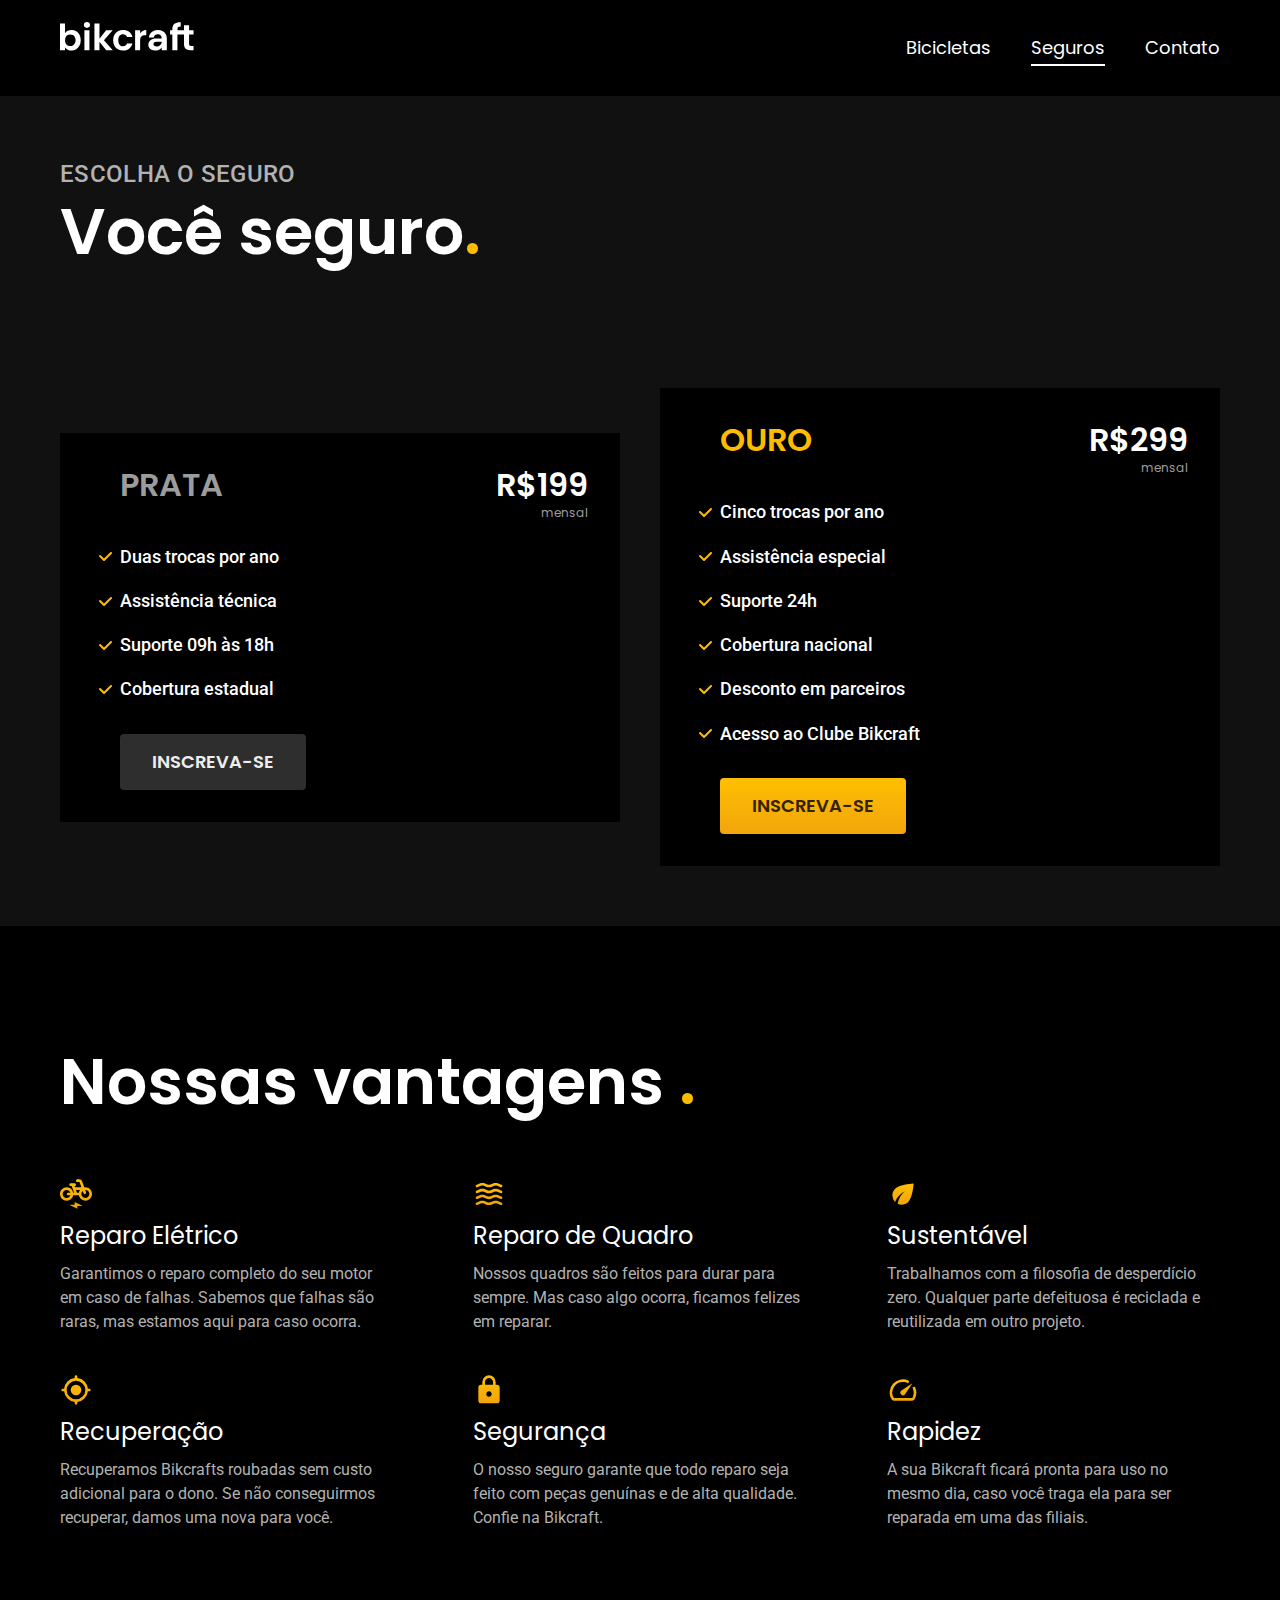
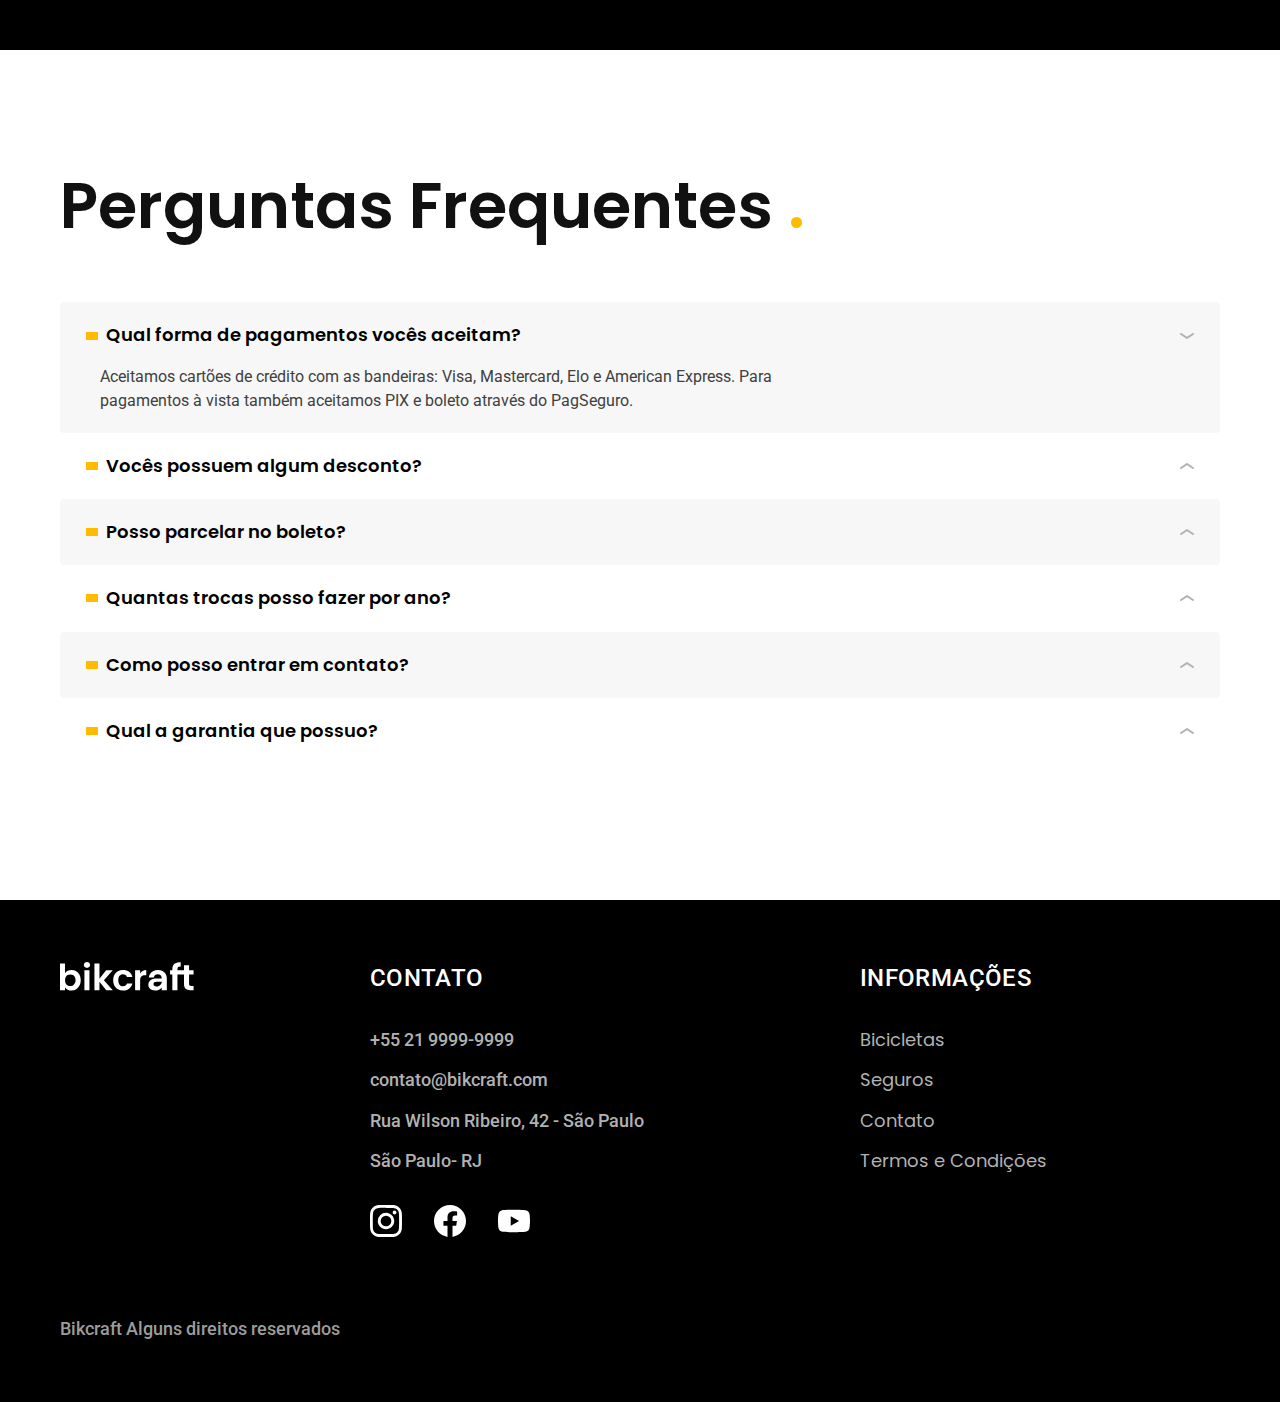
<file: seguros.html>
<!DOCTYPE html>
<html lang="pt-br">

<head>
    <meta charset="UTF-8">
    <meta name="viewport" content="width=device-width, initial-scale=1.0">
    <title>Seguros | Bikcraft</title>
    <meta name="description"
        content="Seguros ">

    <link rel="preload" href="./css/style.css" as="style">
    <link rel="stylesheet" href="./css/style.css">

    <link rel="preconnect" href="https://fonts.googleapis.com">
<link rel="preconnect" href="https://fonts.gstatic.com" crossorigin>
<link href="https://fonts.googleapis.com/css2?family=Merriweather:ital,wght@0,300;0,400;0,700;0,900;1,300;1,400;1,700;1,900&family=Poppins:ital,wght@0,100;0,200;0,300;0,400;0,500;0,600;0,700;0,800;0,900;1,100;1,200;1,300;1,400;1,500;1,600;1,700;1,800;1,900&family=Roboto:ital,wght@0,100;0,300;0,400;0,500;0,700;0,900;1,100;1,300;1,400;1,500;1,700;1,900&display=swap" rel="stylesheet">

</head>

<body id="termos">
    <header class="header-bg">
        <div class="header container">
            <a href="./">
                <img src="./img/bikcraft.svg" alt="Bikcraft">
            </a>

            <nav aria-label="primaria">
                <ul class="header-menu font-1-m cor-0">
                    <li><a href="./bicicletas.html">Bicicletas</a></li>
                    <li><a href="./seguros.html">Seguros</a></li>
                    <li><a href="./contato.html">Contato</a></li>
                </ul>
        </div>
        </nav>
    </header>

    <main class="seguros-bg">
        <div class="titulo-bg">
            <div class="titulo container">
                <p class="font-2-l-b cor-5">Escolha o seguro</p>
                <h1 class="font-1-xxl cor-0">Você seguro<span class="cor-p1">.</span></h1>
            </div>
        </div>

        
            <div class="seguros container">
               
                <div class="seguros-item">
                    <h3 class="font-1-xl cor-6">PRATA</h3>
                    <span class="font-1-xl cor-0">R$199 <span class="font-1-xs cor-6">mensal</span></span>
    
                    <ul class="font-2-m cor-0">
                        <li>Duas trocas por ano</li>
                        <li>Assistência técnica</li>
                        <li>Suporte 09h às 18h</li>
                        <li>Cobertura estadual</li>
                    </ul>
                    <a class="botao secundario" href="./orcamento.html">Inscreva-se</a>
                </div>
    
                <div class="seguros-item">
                    <h3 class="font-1-xl cor-p1">OURO</h3>
                    <span class="font-1-xl cor-0">R$299 <span class="font-1-xs cor-6">mensal</span></span>
    
                    <ul class="font-2-m cor-0">
                        <li>Cinco trocas por ano</li>
                        <li>Assistência especial</li>
                        <li>Suporte 24h</li>
                        <li>Cobertura nacional</li>
                        <li>Desconto em parceiros</li>
                        <li>Acesso ao Clube Bikcraft</li>
                    </ul>
                    <a class="botao " href="orcamento.html">Inscreva-se</a>
                </div>
    
            </div>
       
    </main>

    <article class="vantagens-bg">
        <div class="vantagens container">
            <h2 class="font-1-xxl cor-0">Nossas vantagens <span class="cor-p1">.</span></h2>
            <ul>
                <li>
                    <img src="./img/icones/eletrica.svg" alt="">
                    <h3 class="font-1-l cor-0">Reparo Elétrico</h3>
                    <p class="font-2-s cor-5">Garantimos o reparo completo do seu motor em caso de falhas. Sabemos que falhas são raras, mas estamos aqui para caso ocorra.</p>
                </li>
                <li>
                    <img src="./img/icones/carbono.svg" alt="">
                    <h3 class="font-1-l cor-0">Reparo de Quadro</h3>
                    <p class="font-2-s cor-5">Nossos quadros são feitos para durar para sempre. Mas caso algo ocorra, ficamos felizes em reparar. </p>
                </li>
                <li>
                    <img src="./img/icones/sustentavel.svg" alt="">
                    <h3 class="font-1-l cor-0">Sustentável</h3>
                    <p class="font-2-s cor-5">Trabalhamos com a filosofia de desperdício zero. Qualquer parte defeituosa é reciclada e reutilizada em outro projeto.</p>
                </li>
                <li>
                    <img src="./img/icones/rastreador.svg" alt="">
                    <h3 class="font-1-l cor-0">Recuperação</h3>
                    <p class="font-2-s cor-5">Recuperamos Bikcrafts roubadas sem custo adicional para o dono. Se não conseguirmos recuperar, damos uma nova para você.</p>
                </li>
                <li>
                    <img src="./img/icones/seguro.svg" alt="">
                    <h3 class="font-1-l cor-0">Segurança</h3>
                    <p class="font-2-s cor-5">O nosso seguro garante que todo reparo seja feito com peças genuínas e de alta qualidade. Confie na Bikcraft.</p>
                </li>
                <li>
                    <img src="./img/icones/velocidade.svg" alt="">
                    <h3 class="font-1-l cor-0">Rapidez</h3>
                    <p class="font-2-s cor-5">A sua Bikcraft ficará pronta para uso no mesmo dia, caso você traga ela para ser reparada em uma das filiais.</p>
                </li>
                
            </ul>
        </div>
    </article>

    <article  class="perguntas container">
        <h2 class="font-1-xxl">Perguntas Frequentes <span class="cor-p1">.</span></h2>
        <dl>
            <div>
                <dt ><button class="font-1-m-b" aria-controls="pergunta1" aria-expanded="true">Qual forma de pagamentos vocês aceitam? </button></dt>
                <dd class="font-2-s cor-9 ativa" id="pergunta1">Aceitamos cartões de crédito com as bandeiras: Visa, Mastercard, Elo e American Express. Para pagamentos à vista também aceitamos PIX e boleto através do PagSeguro. </dd>
            </div>
            <div>
                <dt><button class="font-1-m-b" aria-controls="pergunta2" aria-expanded="false">Vocês possuem algum desconto?</button> </dt>
                <dd id="pergunta2" class="font-2-s cor-9">Aceitamos cartões de crédito com as bandeiras: Visa, Mastercard, Elo e American Express. Para pagamentos à vista também aceitamos PIX e boleto através do PagSeguro. </dd>
            </div>
            <div>
                <dt><button class="font-1-m-b" aria-controls="pergunta3" aria-expanded="false">Posso parcelar no boleto?</button> </dt>
                <dd id="pergunta3" class="font-2-s cor-9">Aceitamos cartões de crédito com as bandeiras: Visa, Mastercard, Elo e American Express. Para pagamentos à vista também aceitamos PIX e boleto através do PagSeguro. </dd>
            </div>
            <div>
                <dt><button class="font-1-m-b" aria-controls="pergunta4" aria-expanded="false">Quantas trocas posso fazer por ano?</button> </dt>
                <dd id="pergunta4" class="font-2-s cor-9">Aceitamos cartões de crédito com as bandeiras: Visa, Mastercard, Elo e American Express. Para pagamentos à vista também aceitamos PIX e boleto através do PagSeguro. </dd>
            </div>
            <div>
                <dt><button class="font-1-m-b" aria-controls="pergunta5" aria-expanded="false">Como posso entrar em contato?</button> </dt>
                <dd id="pergunta5" class="font-2-s cor-9">Aceitamos cartões de crédito com as bandeiras: Visa, Mastercard, Elo e American Express. Para pagamentos à vista também aceitamos PIX e boleto através do PagSeguro. </dd>
            </div>
            <div>
                <dt><button class="font-1-m-b" aria-controls="pergunta6" aria-expanded="false">Qual a garantia que possuo? </button></dt>
                <dd id="pergunta6" class="font-2-s cor-9">Aceitamos cartões de crédito com as bandeiras: Visa, Mastercard, Elo e American Express. Para pagamentos à vista também aceitamos PIX e boleto através do PagSeguro. </dd>
            </div>

        </dl>
    </article>

    <footer class="footer-bg">
        <div class="footer container">
            <img src="./img/bikcraft.svg" alt="logo bikcraft">
            <div class="footer-contato">
                <h3 class="font-2-l-b cor-0">Contato</h3>
                <ul class="font-2-m cor-5">
                    <li><a href="tel: +552199999999">+55 21 9999-9999</a></li>
                    <li><a href="mailto:contato@bikcraft.com">contato@bikcraft.com</a></li>
                    <li>Rua Wilson Ribeiro, 42 - São Paulo</li>
                    <li>São Paulo- RJ</li>
                </ul>

                <div class="footer-redes">
                    <a href="./">
                        <img src="./img/redes/instagram.svg" alt="Instagram">
                    </a>
                    <a href="./">
                        <img src="./img/redes/facebook.svg" alt="Facebook">
                    </a>
                    <a href="./">
                        <img src="./img/redes/youtube.svg" alt="Youtube">
                    </a>
                   
                </div>
            </div>
            <div class="footer-informacoes">
                <h3 class="font-2-l-b cor-0">Informações</h3>
                <nav>
                    <ul class="font-1-m cor-5">
                        <li><a href="./bicicletas.html">Bicicletas</a></li>
                        <li><a href="./seguros.html">Seguros</a></li>
                        <li><a href="./contato.html">Contato</a></li>
                        <li><a href="./termos.html">Termos e Condições</a></li>
                    </ul>
                </nav>
            </div>
            <p class="footer-copy font-2-m cor-6">Bikcraft Alguns direitos reservados</p>
        </div>

    </footer>

    <script src="./js/script.js"></script>

</body>

</html>
</file>
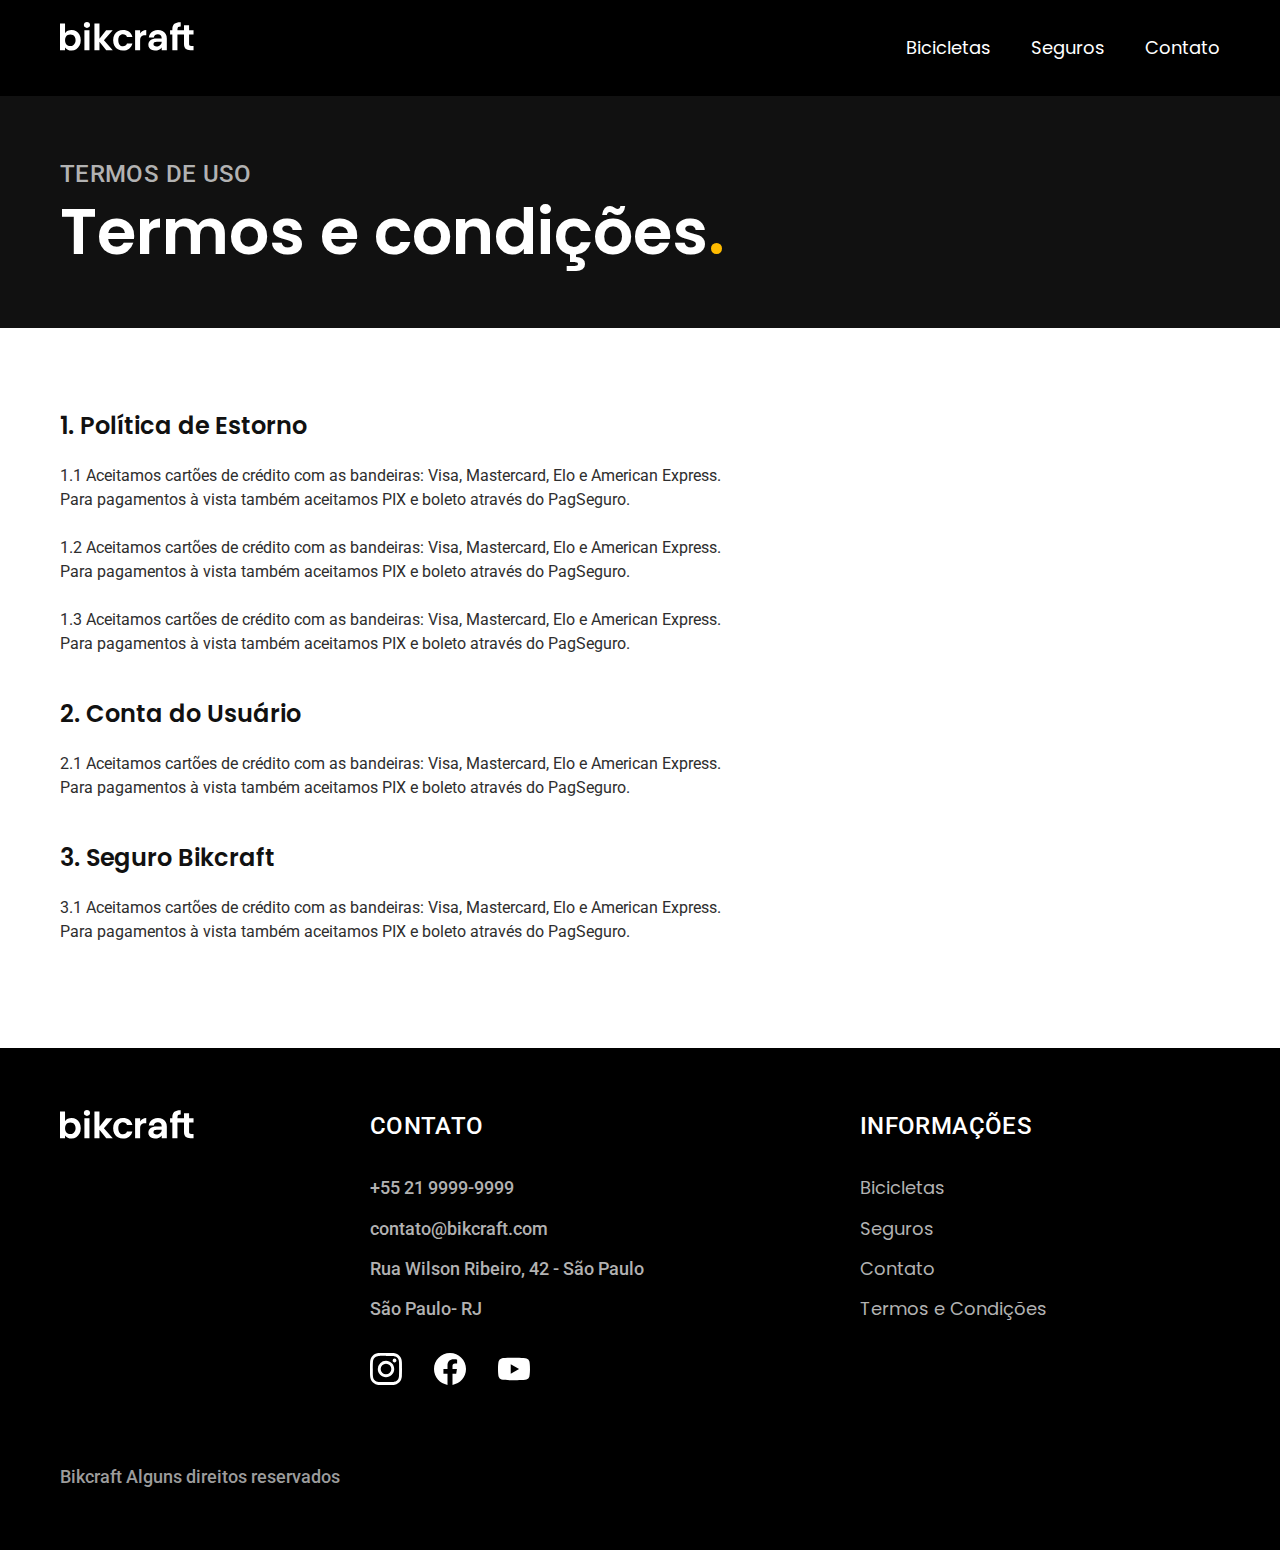
<file: termos.html>
<!DOCTYPE html>
<html lang="pt-br">

<head>
    <meta charset="UTF-8">
    <meta name="viewport" content="width=device-width, initial-scale=1.0">
    <title>Termos e condições | Bikcraft</title>
    <meta name="description"
        content="Termos e condições ">

    <link rel="preload" href="./css/style.css" as="style">
    <link rel="stylesheet" href="./css/style.css">

    <link rel="preconnect" href="https://fonts.googleapis.com">
<link rel="preconnect" href="https://fonts.gstatic.com" crossorigin>
<link href="https://fonts.googleapis.com/css2?family=Merriweather:ital,wght@0,300;0,400;0,700;0,900;1,300;1,400;1,700;1,900&family=Poppins:ital,wght@0,100;0,200;0,300;0,400;0,500;0,600;0,700;0,800;0,900;1,100;1,200;1,300;1,400;1,500;1,600;1,700;1,800;1,900&family=Roboto:ital,wght@0,100;0,300;0,400;0,500;0,700;0,900;1,100;1,300;1,400;1,500;1,700;1,900&display=swap" rel="stylesheet">

</head>

<body id="termos">
    <header class="header-bg">
        <div class="header container">
            <a href="./">
                <img src="./img/bikcraft.svg" alt="Bikcraft">
            </a>

            <nav aria-label="primaria">
                <ul class="header-menu font-1-m cor-0">
                    <li><a href="./bicicletas.html">Bicicletas</a></li>
                    <li><a href="./seguros.html">Seguros</a></li>
                    <li><a href="./contato.html">Contato</a></li>
                </ul>
        </div>
        </nav>
    </header>

    <main>
        <div class="titulo-bg">
            <div class="titulo container">
                <p class="font-2-l-b cor-5">Termos de uso</p>
                <h1 class="font-1-xxl cor-0">Termos e condições<span class="cor-p1">.</span></h1>
            </div>
        </div>

        <div class="termos font-2-s cor-10 container">
            <h2 class="font-1-l cor-11">1. Política de Estorno</h2>
            <p>1.1 Aceitamos cartões de crédito com as bandeiras: Visa, Mastercard, Elo e American Express. Para pagamentos à vista também aceitamos PIX e boleto através do PagSeguro.</p>

            <p>1.2 Aceitamos cartões de crédito com as bandeiras: Visa, Mastercard, Elo e American Express. Para pagamentos à vista também aceitamos PIX e boleto através do PagSeguro.</p>

            <p>1.3 Aceitamos cartões de crédito com as bandeiras: Visa, Mastercard, Elo e American Express. Para pagamentos à vista também aceitamos PIX e boleto através do PagSeguro.</p>

            <h2 class="font-1-l cor-11">2. Conta do Usuário </h2>
            <p>2.1 Aceitamos cartões de crédito com as bandeiras: Visa, Mastercard, Elo e American Express. Para pagamentos à vista também aceitamos PIX e boleto através do PagSeguro.</p>

            <h2 class="font-1-l cor-11">3. Seguro Bikcraft</h2>
            <p>3.1 Aceitamos cartões de crédito com as bandeiras: Visa, Mastercard, Elo e American Express. Para pagamentos à vista também aceitamos PIX e boleto através do PagSeguro.</p>
        </div>
    </main>

    <footer class="footer-bg">
        <div class="footer container">
            <img src="./img/bikcraft.svg" alt="logo bikcraft">
            <div class="footer-contato">
                <h3 class="font-2-l-b cor-0">Contato</h3>
                <ul class="font-2-m cor-5">
                    <li><a href="tel: +552199999999">+55 21 9999-9999</a></li>
                    <li><a href="mailto:contato@bikcraft.com">contato@bikcraft.com</a></li>
                    <li>Rua Wilson Ribeiro, 42 - São Paulo</li>
                    <li>São Paulo- RJ</li>
                </ul>

                <div class="footer-redes">
                    <a href="./">
                        <img src="./img/redes/instagram.svg" alt="Instagram">
                    </a>
                    <a href="./">
                        <img src="./img/redes/facebook.svg" alt="Facebook">
                    </a>
                    <a href="./">
                        <img src="./img/redes/youtube.svg" alt="Youtube">
                    </a>
                   
                </div>
            </div>
            <div class="footer-informacoes">
                <h3 class="font-2-l-b cor-0">Informações</h3>
                <nav>
                    <ul class="font-1-m cor-5">
                        <li><a href="./bicicletas.html">Bicicletas</a></li>
                        <li><a href="./seguros.html">Seguros</a></li>
                        <li><a href="./contato.html">Contato</a></li>
                        <li><a href="./termos.html">Termos e Condições</a></li>
                    </ul>
                </nav>
            </div>
            <p class="footer-copy font-2-m cor-6">Bikcraft Alguns direitos reservados</p>
        </div>

    </footer>

    <script src="./js/script.js"></script>

</body>

</html>
</file>
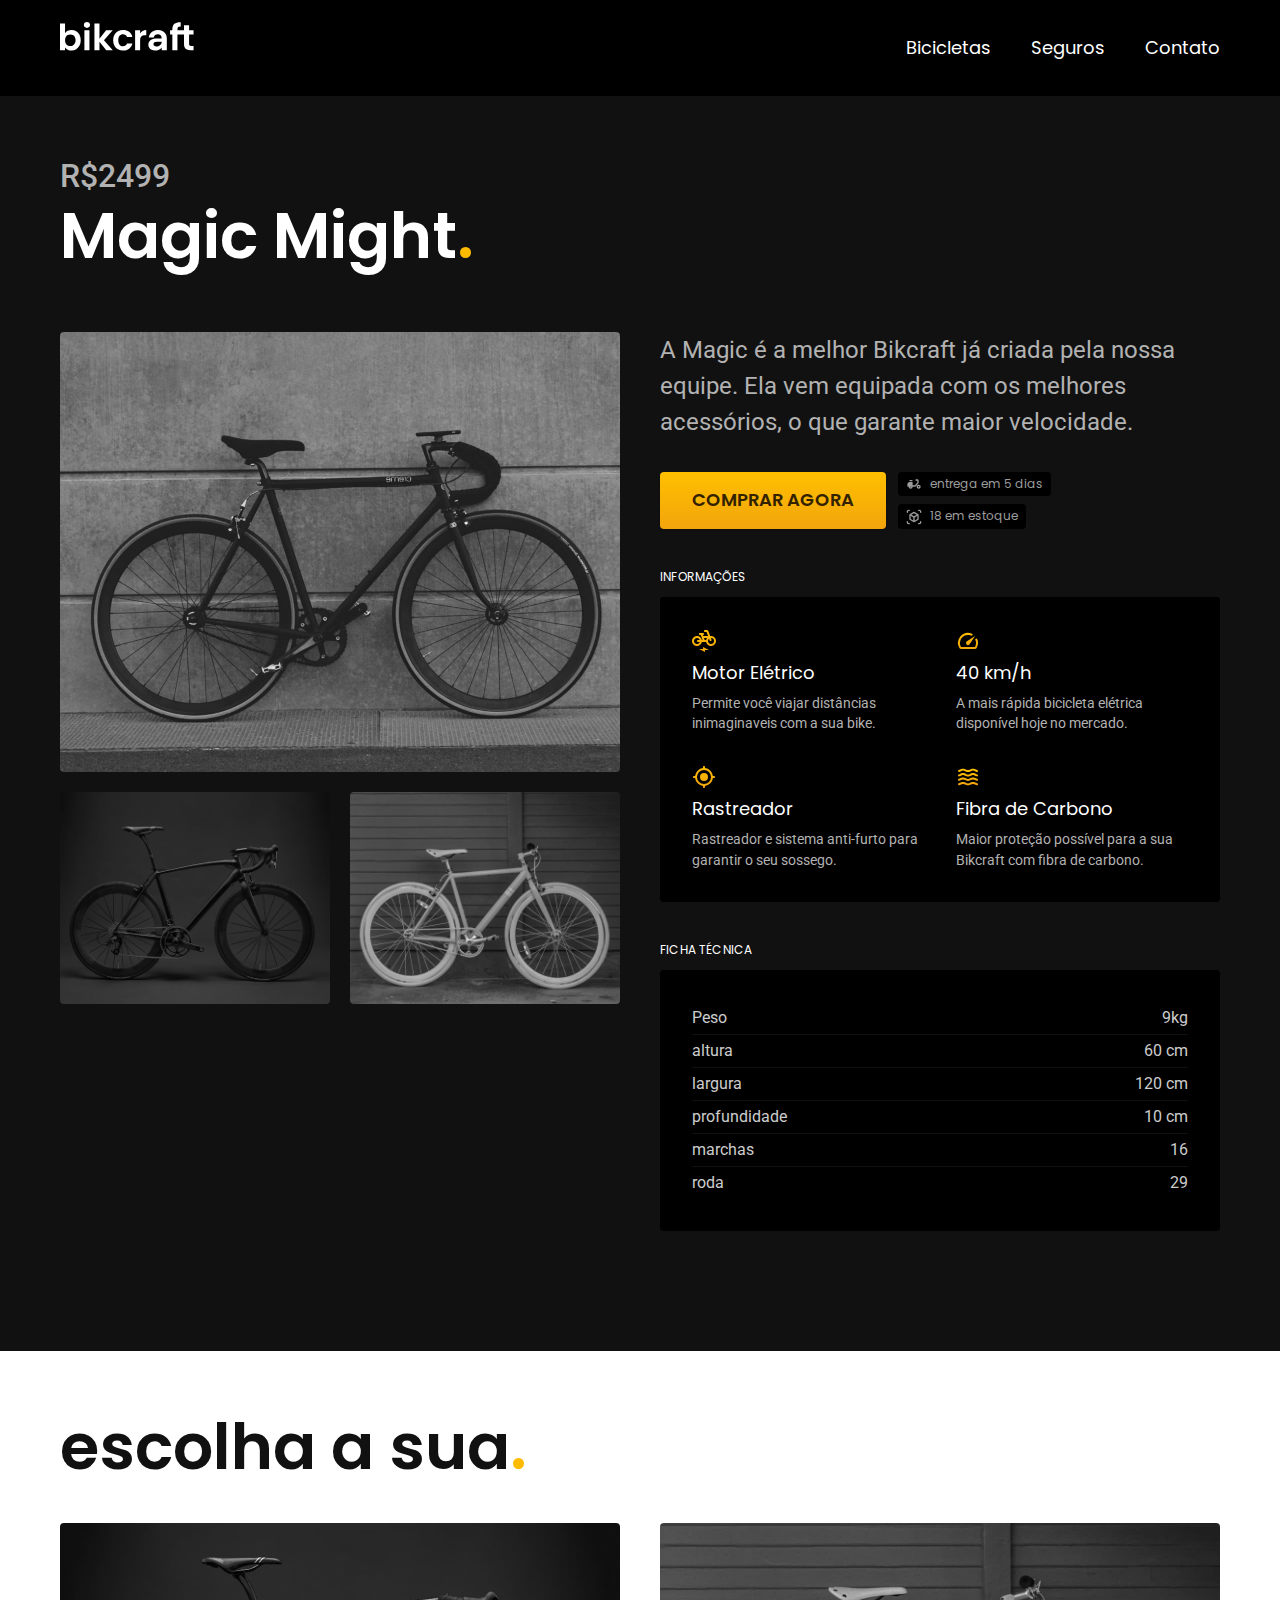
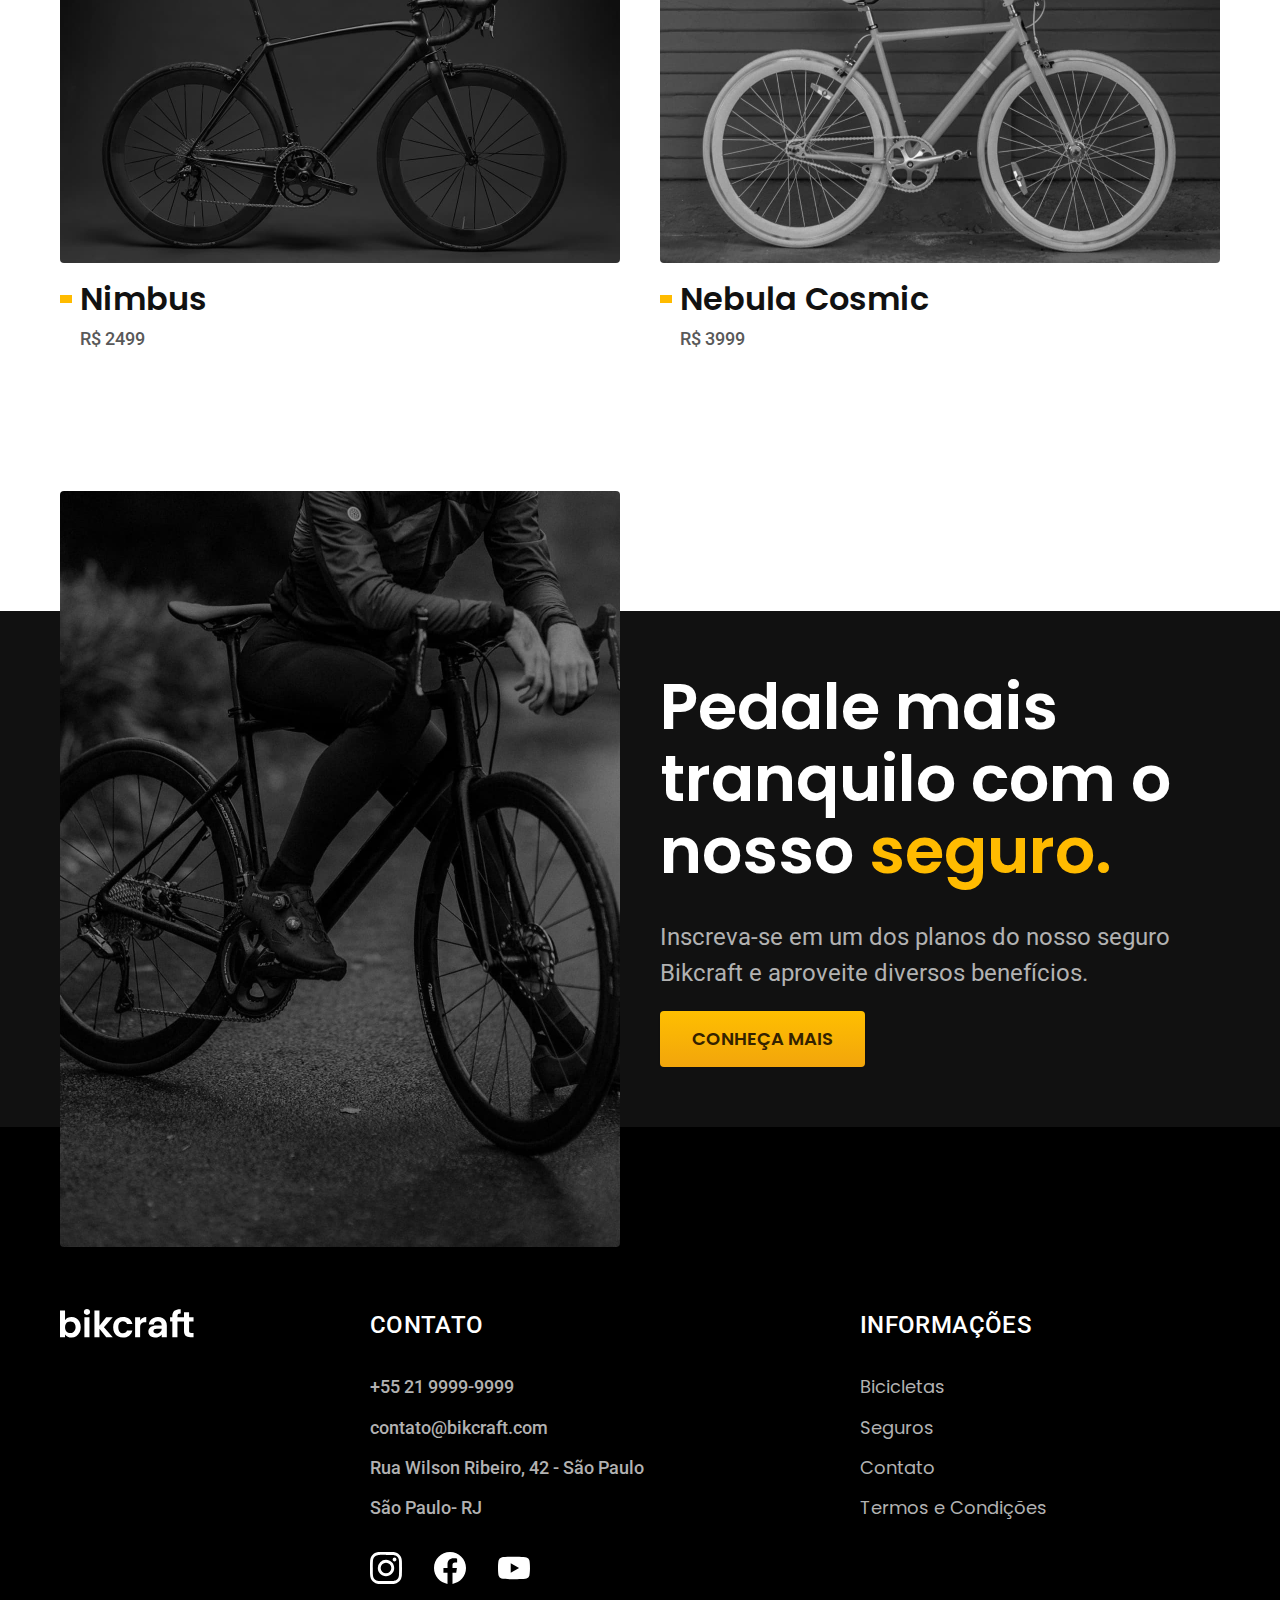
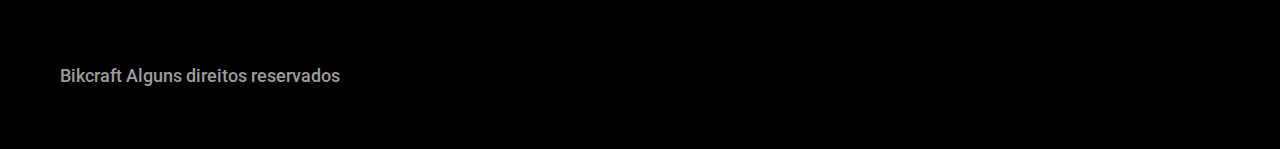
<file: bicicletas/magic.html>
<!DOCTYPE html>
<html lang="pt-br">

<head>
    <meta charset="UTF-8">
    <meta name="viewport" content="width=device-width, initial-scale=1.0">
    <title>Magic | Bikcraft</title>
    <meta name="description"
        content="Magic ">

    <link rel="stylesheet" href="../css/style.css">

    <link rel="preconnect" href="https://fonts.googleapis.com">
<link rel="preconnect" href="https://fonts.gstatic.com" crossorigin>
<link href="https://fonts.googleapis.com/css2?family=Merriweather:ital,wght@0,300;0,400;0,700;0,900;1,300;1,400;1,700;1,900&family=Poppins:ital,wght@0,100;0,200;0,300;0,400;0,500;0,600;0,700;0,800;0,900;1,100;1,200;1,300;1,400;1,500;1,600;1,700;1,800;1,900&family=Roboto:ital,wght@0,100;0,300;0,400;0,500;0,700;0,900;1,100;1,300;1,400;1,500;1,700;1,900&display=swap" rel="stylesheet">

</head>

<body id="bicicleta">
    <header class="header-bg">
        <div class="header container">
            <a href="../">
                <img src="../img/bikcraft.svg" alt="Bikcraft">
            </a>

            <nav aria-label="primaria">
                <ul class="header-menu font-1-m cor-0">
                    <li><a href="../bicicletas.html">Bicicletas</a></li>
                    <li><a href="../seguros.html">Seguros</a></li>
                    <li><a href="../contato.html">Contato</a></li>
                </ul>
        </div>
        </nav>
    </header>

    <main class="titulo-bg">
        <div>
            <div class="titulo container">
                <p class="font-2-xl cor-5">R$2499</p>
                <h1 class="font-1-xxl cor-0">Magic Might<span class="cor-p1">.</span></h1>
            </div>
        </div>

        <div class="bicicleta container">
            <div class="bicicleta-imagens">
                <img src="../img/bicicleta/nimbus2.jpg" alt="">
                <img src="../img/bicicleta/nimbus1.jpg" alt="">
                <img src="../img/bicicleta/nimbus3.jpg" alt="">
            </div>

            <div class="bicicleta-conteudo">
                <p class="font-2-l cor-5">A Magic é a melhor Bikcraft já criada pela nossa equipe. Ela vem equipada com os melhores acessórios, o que garante maior velocidade.</p>
                <div class="bicicleta-comprar">
                    <a class="botao" href="../orcamento.html">Comprar agora</a>

                    <span class="font-1-xs cor-6">
                        <img src="../img/icones/entrega.svg" alt=""> entrega em 5 dias
                    </span>
                    <span class="font-1-xs cor-6">
                        <img src="../img/icones/estoque.svg" alt=""> 18 em estoque
                    </span>
                </div>
            
            <h2 class="font-1-xs cor-0">Informações</h2>
            <ul class="bicicleta-informacoes">
                <li>
                    <img src="../img/icones/eletrica.svg" alt="">
                    <h3 class="font-1-m cor-0">Motor Elétrico</h3>
                    <p class="font-2-xs cor-5">Permite você viajar distâncias inimaginaveis com a sua bike.</p>
                </li>
                <li>
                    <img src="../img/icones/velocidade.svg" alt="">
                    <h3 class="font-1-m cor-0">40 km/h</h3>
                    <p class="font-2-xs cor-5">A mais rápida bicicleta elétrica disponível hoje no mercado.</p>
                </li>
                <li>
                    <img src="../img/icones/rastreador.svg" alt="">
                    <h3 class="font-1-m cor-0">Rastreador</h3>
                    <p class="font-2-xs cor-5">Rastreador e sistema anti-furto para garantir o seu sossego.</p>
                </li>
                <li>
                    <img src="../img/icones/carbono.svg" alt="">
                    <h3 class="font-1-m cor-0">Fibra de Carbono</h3>
                    <p class="font-2-xs cor-5">Maior proteção possível para a sua Bikcraft com fibra de carbono.</p>
                </li>
            </ul>
            <h2 class="font-1-xs cor-0">Ficha técnica</h2>
            <ul class="bicicleta-ficha font-2-s cor-4">
                <li>Peso <span>9kg</span></li>
                <li>altura <span>60 cm</span></li>
                <li>largura <span>120 cm</span></li>
                <li>profundidade <span>10 cm</span></li>
                <li>marchas<span>16</span></li>
                <li>roda <span>29</span></li>
            </ul>
        </div>
        </div>
    </main>

    <article class="bicicletas-lista container">
        <h2 class=" font-1-xxl ">escolha a sua<span class="cor-p1">.</span></h2>

        <ul>
        
            <li>
               <a href="./nimbus.html">
                <img src="../img/bicicletas/nimbus.jpg" alt="Bicicleta preta">
                <h3 class="font-1-xl">Nimbus</h3>
                <span class="font-2-m cor-8">R$ 2499</span>
               </a> 
               
            </li>

             <li>
                <a href="./nebula.html">
                 <img src="../img/bicicletas/nebula.jpg" alt="Bicicleta preta">
                 <h3 class="font-1-xl">Nebula Cosmic</h3>
                 <span class="font-2-m cor-8">R$ 3999</span>
                </a> 
                
             </li>
        </ul>
    </article>

    <article class="seguro-bg">
        <div class="seguro container">
            <div class="seguro-imagem">
                <img src="../img/fotos/seguros.jpg" alt="">
            </div>
            <div class="seguro-conteudo">
                <h2 class="font-1-xxl cor-0">Pedale mais tranquilo com o nosso <span class="cor-p1">seguro.</span></h2>
                <p class="font-2-l cor-5">Inscreva-se em um dos planos do nosso seguro Bikcraft e aproveite diversos benefícios.</p>
                <a class="botao" href="../seguros.html">Conheça Mais</a>
            </div>
        </div>
    </article>

    <footer class="footer-bg">
        <div class="footer container">
            <img src="../img/bikcraft.svg" alt="logo bikcraft">
            <div class="footer-contato">
                <h3 class="font-2-l-b cor-0">Contato</h3>
                <ul class="font-2-m cor-5">
                    <li><a href="tel: +552199999999">+55 21 9999-9999</a></li>
                    <li><a href="mailto:contato@bikcraft.com">contato@bikcraft.com</a></li>
                    <li>Rua Wilson Ribeiro, 42 - São Paulo</li>
                    <li>São Paulo- RJ</li>
                </ul>

                <div class="footer-redes">
                    <a href="../">
                        <img src="../img/redes/instagram.svg" alt="Instagram">
                    </a>
                    <a href="../">
                        <img src="../img/redes/facebook.svg" alt="Facebook">
                    </a>
                    <a href="../">
                        <img src="../img/redes/youtube.svg" alt="Youtube">
                    </a>
                   
                </div>
            </div>
            <div class="footer-informacoes">
                <h3 class="font-2-l-b cor-0">Informações</h3>
                <nav>
                    <ul class="font-1-m cor-5">
                        <li><a href="../bicicletas.html">Bicicletas</a></li>
                        <li><a href="../seguros.html">Seguros</a></li>
                        <li><a href="../contato.html">Contato</a></li>
                        <li><a href="../termos.html">Termos e Condições</a></li>
                    </ul>
                </nav>
            </div>
            <p class="footer-copy font-2-m cor-6">Bikcraft Alguns direitos reservados</p>
        </div>

    </footer>

    <script src="../js/script.js"></script>

</body>

</html>
</file>
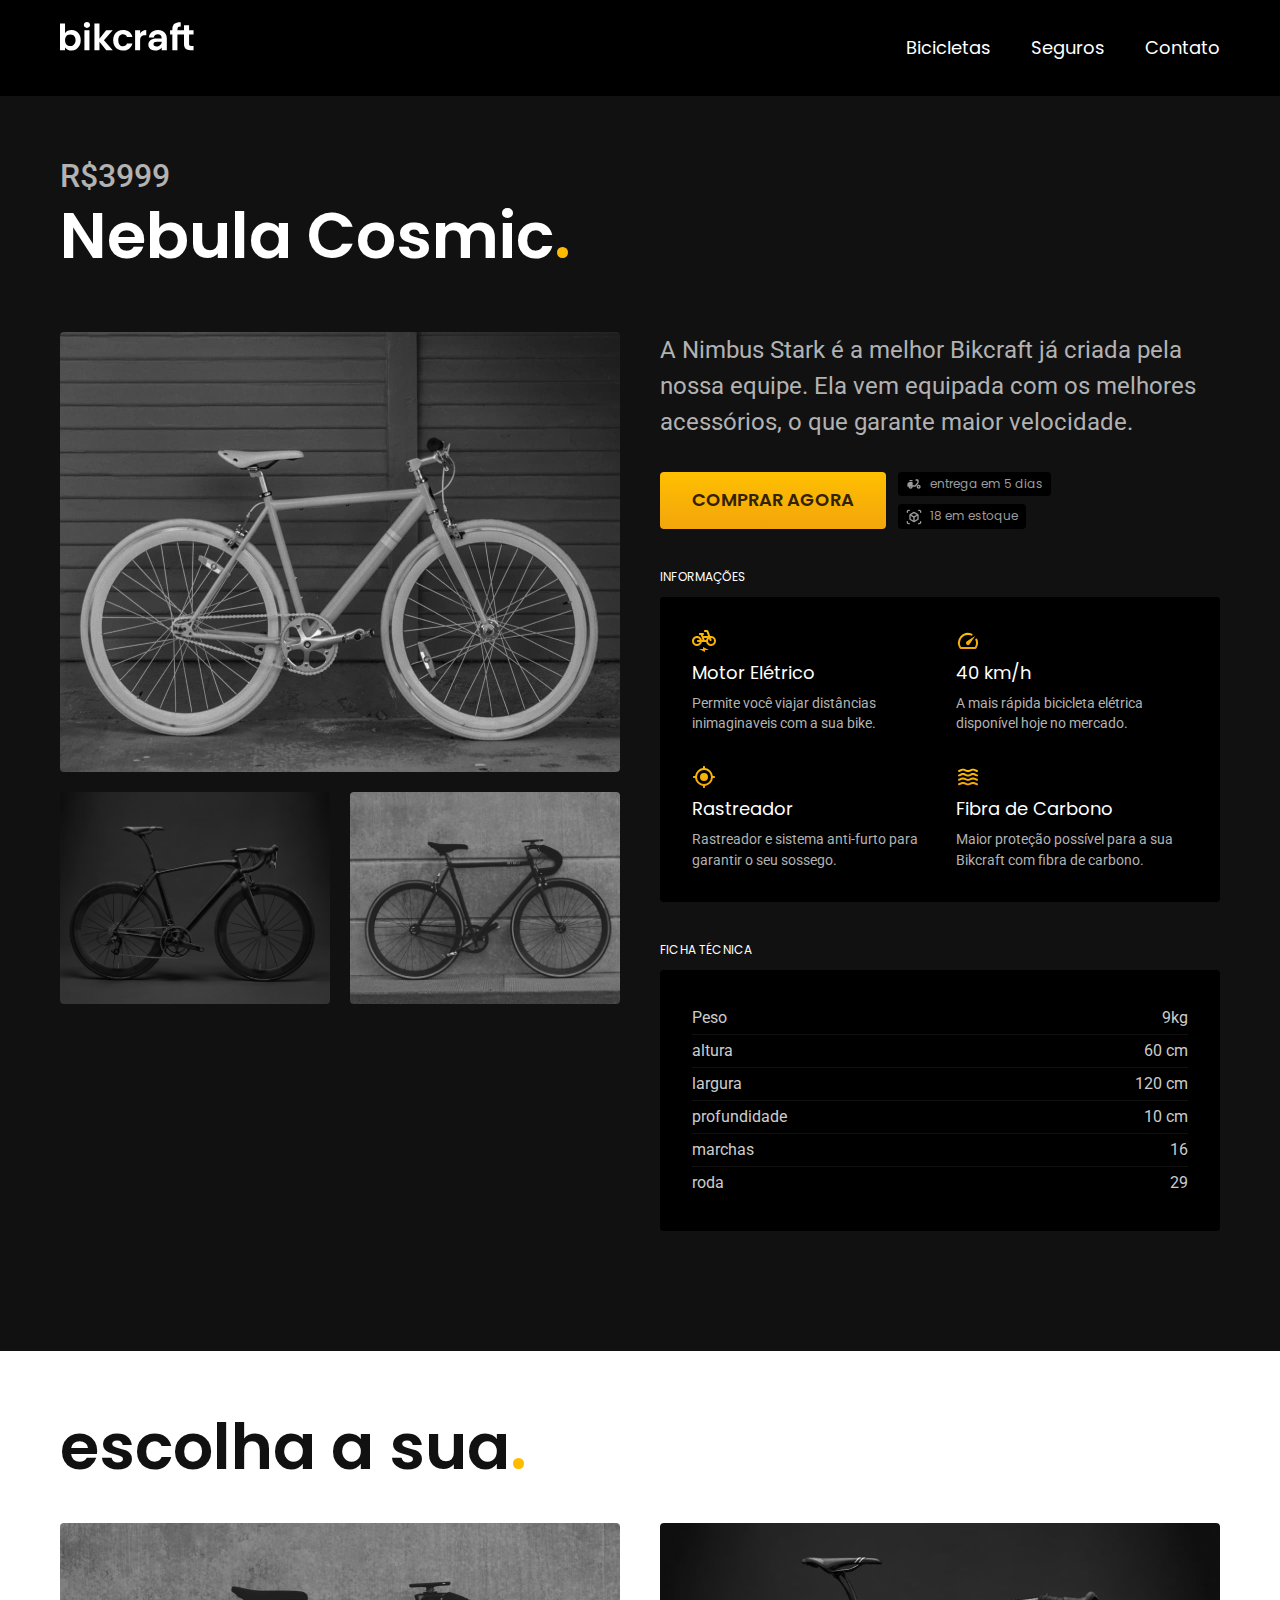
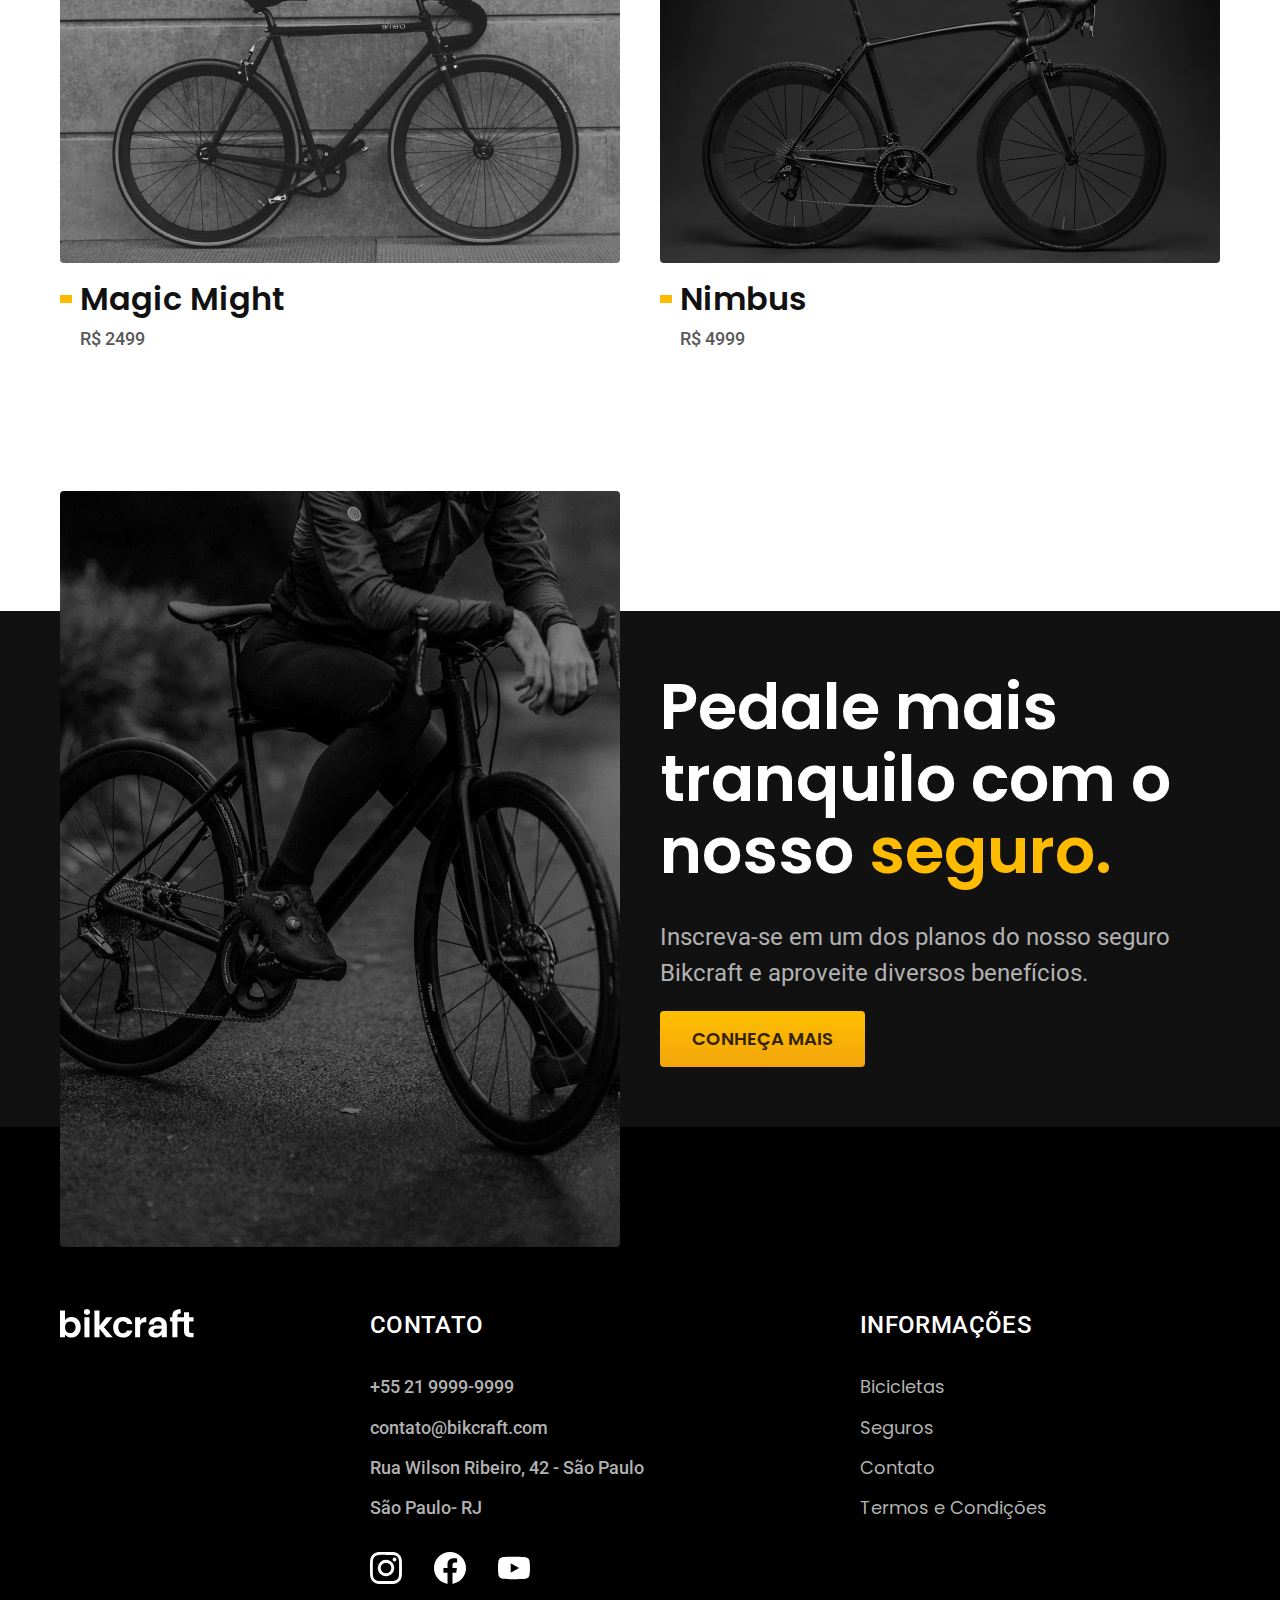
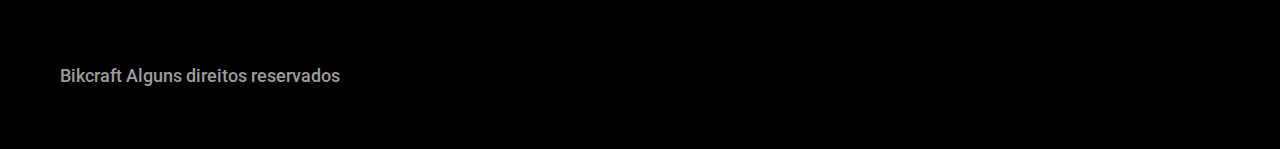
<file: bicicletas/nebula.html>
<!DOCTYPE html>
<html lang="pt-br">

<head>
    <meta charset="UTF-8">
    <meta name="viewport" content="width=device-width, initial-scale=1.0">
    <title>Nebula | Bikcraft</title>
    <meta name="description"
        content="Termos e condições ">

    <link rel="stylesheet" href="../css/style.css">

    <link rel="preconnect" href="https://fonts.googleapis.com">
<link rel="preconnect" href="https://fonts.gstatic.com" crossorigin>
<link href="https://fonts.googleapis.com/css2?family=Merriweather:ital,wght@0,300;0,400;0,700;0,900;1,300;1,400;1,700;1,900&family=Poppins:ital,wght@0,100;0,200;0,300;0,400;0,500;0,600;0,700;0,800;0,900;1,100;1,200;1,300;1,400;1,500;1,600;1,700;1,800;1,900&family=Roboto:ital,wght@0,100;0,300;0,400;0,500;0,700;0,900;1,100;1,300;1,400;1,500;1,700;1,900&display=swap" rel="stylesheet">

</head>

<body id="bicicleta">
    <header class="header-bg">
        <div class="header container">
            <a href="../">
                <img src="../img/bikcraft.svg" alt="Bikcraft">
            </a>

            <nav aria-label="primaria">
                <ul class="header-menu font-1-m cor-0">
                    <li><a href="../bicicletas.html">Bicicletas</a></li>
                    <li><a href="../seguros.html">Seguros</a></li>
                    <li><a href="../contato.html">Contato</a></li>
                </ul>
        </div>
        </nav>
    </header>

    <main class="titulo-bg">
        <div>
            <div class="titulo container">
                <p class="font-2-xl cor-5">R$3999</p>
                <h1 class="font-1-xxl cor-0">Nebula Cosmic<span class="cor-p1">.</span></h1>
            </div>
        </div>

        <div class="bicicleta container">
            <div class="bicicleta-imagens">
                <img src="../img/bicicleta/nimbus3.jpg" alt="">
                <img src="../img/bicicleta/nimbus1.jpg" alt="">
                <img src="../img/bicicleta/nimbus2.jpg" alt="">
                
            </div>

            <div class="bicicleta-conteudo">
                <p class="font-2-l cor-5">A Nimbus Stark é a melhor Bikcraft já criada pela nossa equipe. Ela vem equipada com os melhores acessórios, o que garante maior velocidade.</p>
                <div class="bicicleta-comprar">
                    <a class="botao" href="../orcamento.html">Comprar agora</a>

                    <span class="font-1-xs cor-6">
                        <img src="../img/icones/entrega.svg" alt=""> entrega em 5 dias
                    </span>
                    <span class="font-1-xs cor-6">
                        <img src="../img/icones/estoque.svg" alt=""> 18 em estoque
                    </span>
                </div>
            
            <h2 class="font-1-xs cor-0">Informações</h2>
            <ul class="bicicleta-informacoes">
                <li>
                    <img src="../img/icones/eletrica.svg" alt="">
                    <h3 class="font-1-m cor-0">Motor Elétrico</h3>
                    <p class="font-2-xs cor-5">Permite você viajar distâncias inimaginaveis com a sua bike.</p>
                </li>
                <li>
                    <img src="../img/icones/velocidade.svg" alt="">
                    <h3 class="font-1-m cor-0">40 km/h</h3>
                    <p class="font-2-xs cor-5">A mais rápida bicicleta elétrica disponível hoje no mercado.</p>
                </li>
                <li>
                    <img src="../img/icones/rastreador.svg" alt="">
                    <h3 class="font-1-m cor-0">Rastreador</h3>
                    <p class="font-2-xs cor-5">Rastreador e sistema anti-furto para garantir o seu sossego.</p>
                </li>
                <li>
                    <img src="../img/icones/carbono.svg" alt="">
                    <h3 class="font-1-m cor-0">Fibra de Carbono</h3>
                    <p class="font-2-xs cor-5">Maior proteção possível para a sua Bikcraft com fibra de carbono.</p>
                </li>
            </ul>
            <h2 class="font-1-xs cor-0">Ficha técnica</h2>
            <ul class="bicicleta-ficha font-2-s cor-4">
                <li>Peso <span>9kg</span></li>
                <li>altura <span>60 cm</span></li>
                <li>largura <span>120 cm</span></li>
                <li>profundidade <span>10 cm</span></li>
                <li>marchas<span>16</span></li>
                <li>roda <span>29</span></li>
            </ul>
        </div>
        </div>
    </main>

    <article class="bicicletas-lista container">
        <h2 class=" font-1-xxl ">escolha a sua<span class="cor-p1">.</span></h2>

        <ul>
        
            <li>
               <a href="./magic.html">
                <img src="../img/bicicletas/magic.jpg" alt="Bicicleta preta">
                <h3 class="font-1-xl">Magic Might</h3>
                <span class="font-2-m cor-8">R$ 2499</span>
               </a> 
               
            </li>

             <li>
                <a href="./nimbus.html">
                 <img src="../img/bicicletas/nimbus.jpg" alt="Bicicleta preta">
                 <h3 class="font-1-xl">Nimbus</h3>
                 <span class="font-2-m cor-8">R$ 4999</span>
                </a> 
                
             </li>
        </ul>
    </article>

    <article class="seguro-bg">
        <div class="seguro container">
            <div class="seguro-imagem">
                <img src="../img/fotos/seguros.jpg" alt="">
            </div>
            <div class="seguro-conteudo">
                <h2 class="font-1-xxl cor-0">Pedale mais tranquilo com o nosso <span class="cor-p1">seguro.</span></h2>
                <p class="font-2-l cor-5">Inscreva-se em um dos planos do nosso seguro Bikcraft e aproveite diversos benefícios.</p>
                <a class="botao" href="../seguros.html">Conheça Mais</a>
            </div>
        </div>
    </article>

    <footer class="footer-bg">
        <div class="footer container">
            <img src="../img/bikcraft.svg" alt="logo bikcraft">
            <div class="footer-contato">
                <h3 class="font-2-l-b cor-0">Contato</h3>
                <ul class="font-2-m cor-5">
                    <li><a href="tel: +552199999999">+55 21 9999-9999</a></li>
                    <li><a href="mailto:contato@bikcraft.com">contato@bikcraft.com</a></li>
                    <li>Rua Wilson Ribeiro, 42 - São Paulo</li>
                    <li>São Paulo- RJ</li>
                </ul>

                <div class="footer-redes">
                    <a href="../">
                        <img src="../img/redes/instagram.svg" alt="Instagram">
                    </a>
                    <a href="../">
                        <img src="../img/redes/facebook.svg" alt="Facebook">
                    </a>
                    <a href="../">
                        <img src="../img/redes/youtube.svg" alt="Youtube">
                    </a>
                   
                </div>
            </div>
            <div class="footer-informacoes">
                <h3 class="font-2-l-b cor-0">Informações</h3>
                <nav>
                    <ul class="font-1-m cor-5">
                        <li><a href="../bicicletas.html">Bicicletas</a></li>
                        <li><a href="../seguros.html">Seguros</a></li>
                        <li><a href="../contato.html">Contato</a></li>
                        <li><a href="../termos.html">Termos e Condições</a></li>
                    </ul>
                </nav>
            </div>
            <p class="footer-copy font-2-m cor-6">Bikcraft Alguns direitos reservados</p>
        </div>

    </footer>

    <script src="../js/script.js"></script>

</body>

</html>
</file>
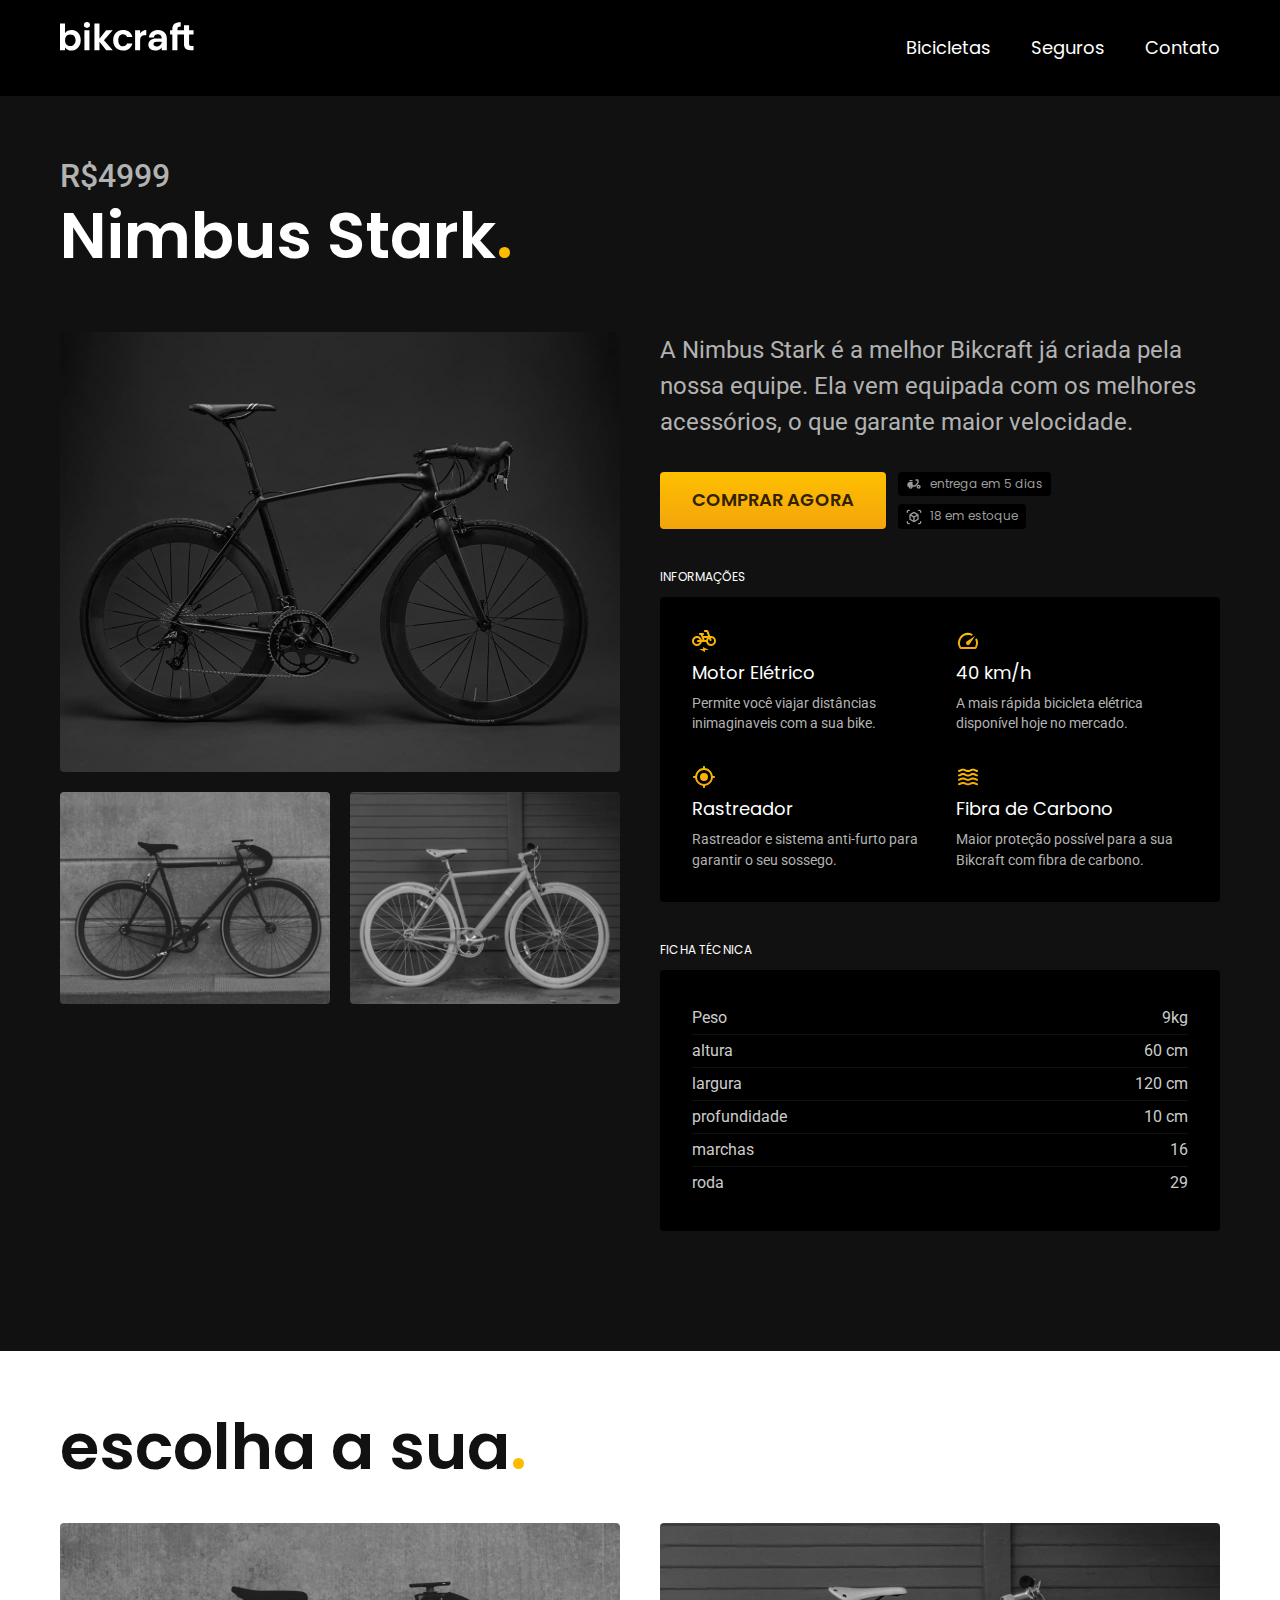
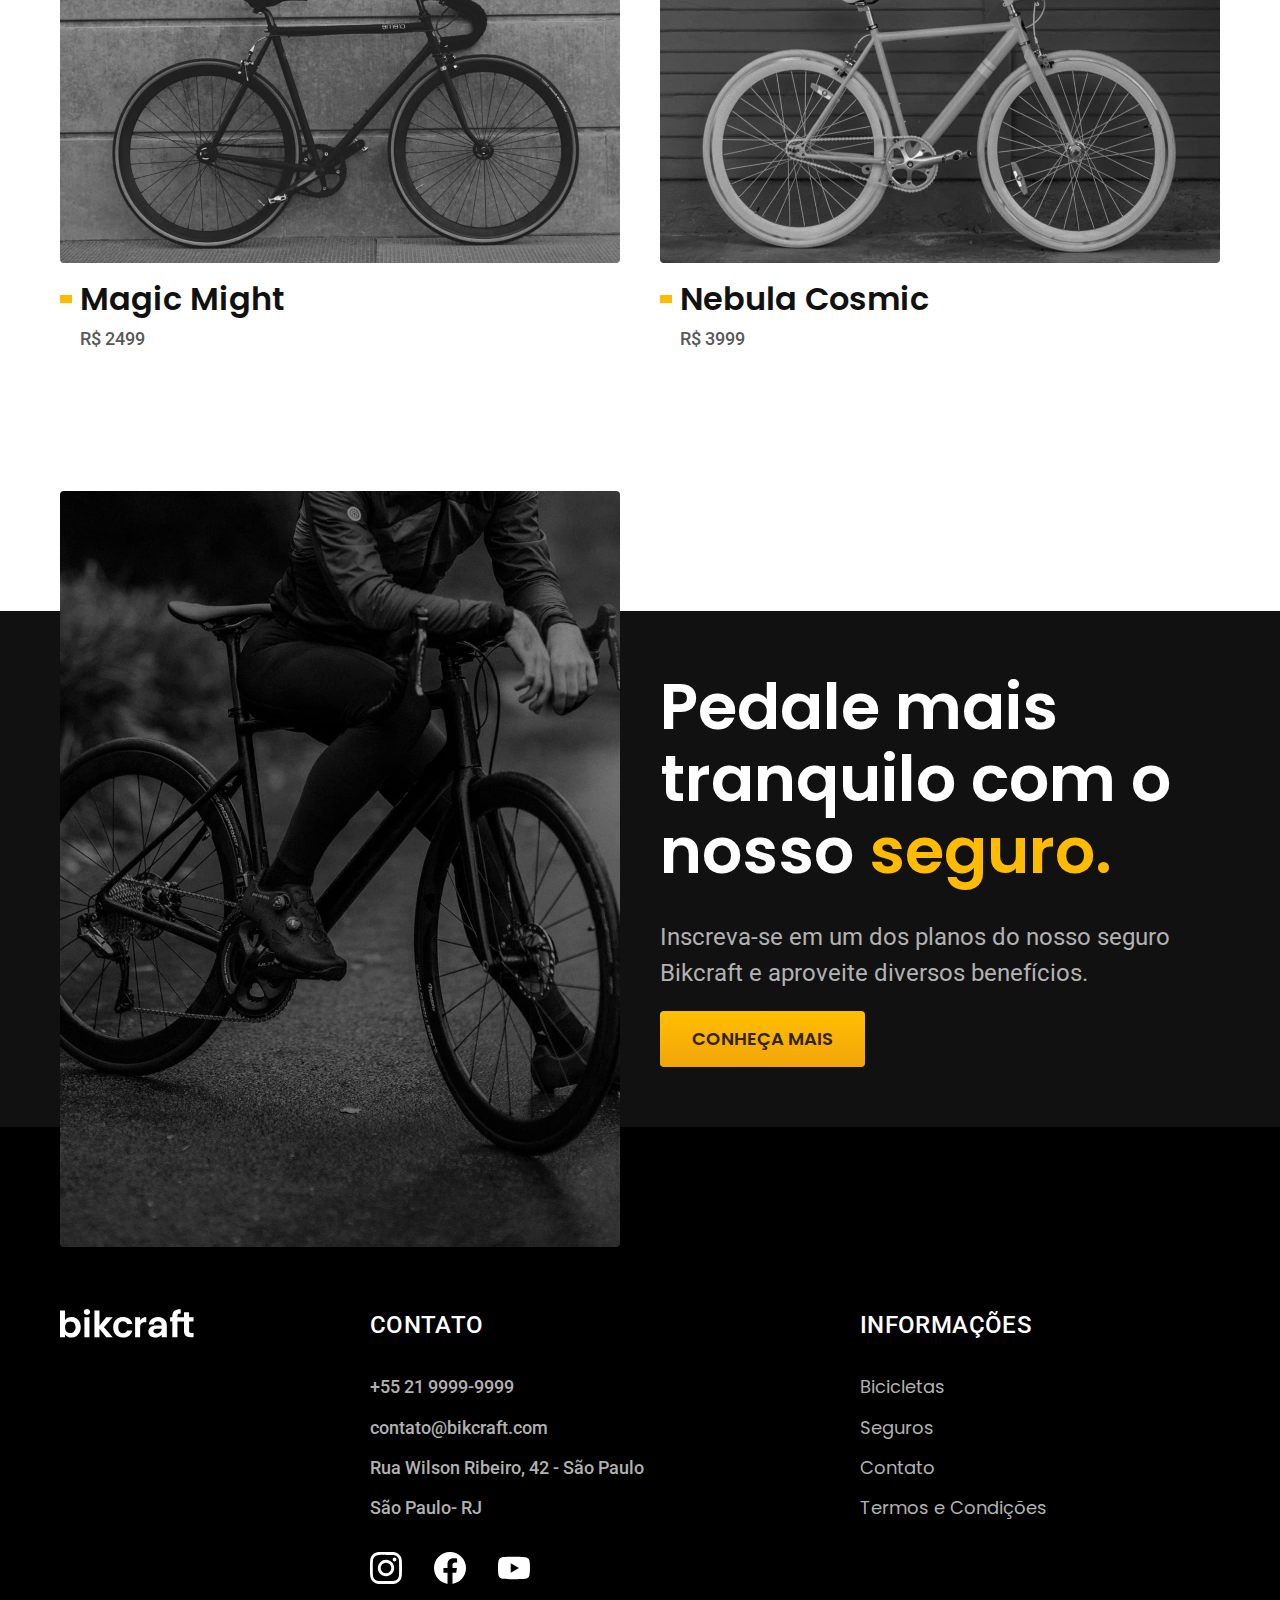
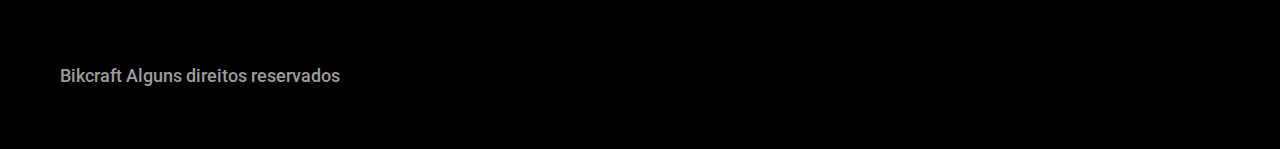
<file: bicicletas/nimbus.html>
<!DOCTYPE html>
<html lang="pt-br">

<head>
    <meta charset="UTF-8">
    <meta name="viewport" content="width=device-width, initial-scale=1.0">
    <title>Nimbus | Bikcraft</title>
    <meta name="description"
        content="Termos e condições ">

    <link rel="stylesheet" href="../css/style.css">

    <link rel="preconnect" href="https://fonts.googleapis.com">
<link rel="preconnect" href="https://fonts.gstatic.com" crossorigin>
<link href="https://fonts.googleapis.com/css2?family=Merriweather:ital,wght@0,300;0,400;0,700;0,900;1,300;1,400;1,700;1,900&family=Poppins:ital,wght@0,100;0,200;0,300;0,400;0,500;0,600;0,700;0,800;0,900;1,100;1,200;1,300;1,400;1,500;1,600;1,700;1,800;1,900&family=Roboto:ital,wght@0,100;0,300;0,400;0,500;0,700;0,900;1,100;1,300;1,400;1,500;1,700;1,900&display=swap" rel="stylesheet">

</head>

<body id="bicicleta">
    <header class="header-bg">
        <div class="header container">
            <a href="../">
                <img src="../img/bikcraft.svg" alt="Bikcraft">
            </a>

            <nav aria-label="primaria">
                <ul class="header-menu font-1-m cor-0">
                    <li><a href="../bicicletas.html">Bicicletas</a></li>
                    <li><a href="../seguros.html">Seguros</a></li>
                    <li><a href="../contato.html">Contato</a></li>
                </ul>
        </div>
        </nav>
    </header>

    <main class="titulo-bg">
        <div>
            <div class="titulo container">
                <p class="font-2-xl cor-5">R$4999</p>
                <h1 class="font-1-xxl cor-0">Nimbus Stark<span class="cor-p1">.</span></h1>
            </div>
        </div>

        <div class="bicicleta container">
            <div class="bicicleta-imagens">
                <img src="../img/bicicleta/nimbus1.jpg" alt="">
                <img src="../img/bicicleta/nimbus2.jpg" alt="">
                <img src="../img/bicicleta/nimbus3.jpg" alt="">
            </div>

            <div class="bicicleta-conteudo">
                <p class="font-2-l cor-5">A Nimbus Stark é a melhor Bikcraft já criada pela nossa equipe. Ela vem equipada com os melhores acessórios, o que garante maior velocidade.</p>
                <div class="bicicleta-comprar">
                    <a class="botao" href="../orcamento.html">Comprar agora</a>

                    <span class="font-1-xs cor-6">
                        <img src="../img/icones/entrega.svg" alt=""> entrega em 5 dias
                    </span>
                    <span class="font-1-xs cor-6">
                        <img src="../img/icones/estoque.svg" alt=""> 18 em estoque
                    </span>
                </div>
            
            <h2 class="font-1-xs cor-0">Informações</h2>
            <ul class="bicicleta-informacoes">
                <li>
                    <img src="../img/icones/eletrica.svg" alt="">
                    <h3 class="font-1-m cor-0">Motor Elétrico</h3>
                    <p class="font-2-xs cor-5">Permite você viajar distâncias inimaginaveis com a sua bike.</p>
                </li>
                <li>
                    <img src="../img/icones/velocidade.svg" alt="">
                    <h3 class="font-1-m cor-0">40 km/h</h3>
                    <p class="font-2-xs cor-5">A mais rápida bicicleta elétrica disponível hoje no mercado.</p>
                </li>
                <li>
                    <img src="../img/icones/rastreador.svg" alt="">
                    <h3 class="font-1-m cor-0">Rastreador</h3>
                    <p class="font-2-xs cor-5">Rastreador e sistema anti-furto para garantir o seu sossego.</p>
                </li>
                <li>
                    <img src="../img/icones/carbono.svg" alt="">
                    <h3 class="font-1-m cor-0">Fibra de Carbono</h3>
                    <p class="font-2-xs cor-5">Maior proteção possível para a sua Bikcraft com fibra de carbono.</p>
                </li>
            </ul>
            <h2 class="font-1-xs cor-0">Ficha técnica</h2>
            <ul class="bicicleta-ficha font-2-s cor-4">
                <li>Peso <span>9kg</span></li>
                <li>altura <span>60 cm</span></li>
                <li>largura <span>120 cm</span></li>
                <li>profundidade <span>10 cm</span></li>
                <li>marchas<span>16</span></li>
                <li>roda <span>29</span></li>
            </ul>
        </div>
        </div>
    </main>

    <article class="bicicletas-lista container">
        <h2 class=" font-1-xxl ">escolha a sua<span class="cor-p1">.</span></h2>

        <ul>
        
            <li>
               <a href="./magic.html">
                <img src="../img/bicicletas/magic.jpg" alt="Bicicleta preta">
                <h3 class="font-1-xl">Magic Might</h3>
                <span class="font-2-m cor-8">R$ 2499</span>
               </a> 
               
            </li>

             <li>
                <a href="./nebula.html">
                 <img src="../img/bicicletas/nebula.jpg" alt="Bicicleta preta">
                 <h3 class="font-1-xl">Nebula Cosmic</h3>
                 <span class="font-2-m cor-8">R$ 3999</span>
                </a> 
                
             </li>
        </ul>
    </article>

    <article class="seguro-bg">
        <div class="seguro container">
            <div class="seguro-imagem">
                <img src="../img/fotos/seguros.jpg" alt="">
            </div>
            <div class="seguro-conteudo">
                <h2 class="font-1-xxl cor-0">Pedale mais tranquilo com o nosso <span class="cor-p1">seguro.</span></h2>
                <p class="font-2-l cor-5">Inscreva-se em um dos planos do nosso seguro Bikcraft e aproveite diversos benefícios.</p>
                <a class="botao" href="../seguros.html">Conheça Mais</a>
            </div>
        </div>
    </article>

    <footer class="footer-bg">
        <div class="footer container">
            <img src="../img/bikcraft.svg" alt="logo bikcraft">
            <div class="footer-contato">
                <h3 class="font-2-l-b cor-0">Contato</h3>
                <ul class="font-2-m cor-5">
                    <li><a href="tel: +552199999999">+55 21 9999-9999</a></li>
                    <li><a href="mailto:contato@bikcraft.com">contato@bikcraft.com</a></li>
                    <li>Rua Wilson Ribeiro, 42 - São Paulo</li>
                    <li>São Paulo- RJ</li>
                </ul>

                <div class="footer-redes">
                    <a href="../">
                        <img src="../img/redes/instagram.svg" alt="Instagram">
                    </a>
                    <a href="../">
                        <img src="../img/redes/facebook.svg" alt="Facebook">
                    </a>
                    <a href="../">
                        <img src="../img/redes/youtube.svg" alt="Youtube">
                    </a>
                   
                </div>
            </div>
            <div class="footer-informacoes">
                <h3 class="font-2-l-b cor-0">Informações</h3>
                <nav>
                    <ul class="font-1-m cor-5">
                        <li><a href="../bicicletas.html">Bicicletas</a></li>
                        <li><a href="../seguros.html">Seguros</a></li>
                        <li><a href="../contato.html">Contato</a></li>
                        <li><a href="../termos.html">Termos e Condições</a></li>
                    </ul>
                </nav>
            </div>
            <p class="footer-copy font-2-m cor-6">Bikcraft Alguns direitos reservados</p>
        </div>

    </footer>

    <script src="../js/script.js"></script>

</body>

</html>
</file>
<file: css/style.css>
@import "./global/global.css";
@import "./utilidades/tipografia.css";
@import "./utilidades/cores.css";

@import "./global/header.css";
@import "./global/footer.css";

/* utilidades */
@import "./utilidades/componentes.css";
@import "./utilidades/formulario.css";


/* home */
@import "./home/introducao.css";
@import "./home/tecnologia.css";
@import "./home/parceiros.css";
@import "./home/depoimento.css";

/* Bicicletas */
@import "./bicicletas/bicicletas-lista.css";
@import "./bicicletas/bicicletas.css";

/* Bicicleta */
@import "./bicicleta/bicicleta.css";
@import "./bicicleta/seguro.css";

/* Seguros */
@import "./seguros/seguros.css";
@import "./seguros/vantagens.css";
@import "./seguros/perguntas.css";


/* contato */
@import "./contato/contato.css";
@import "./contato/lojas.css";

/* contato */
@import "./orcamento/orcamento.css";



/* termos e condições */
@import "./termos/termos.css";
</file>
